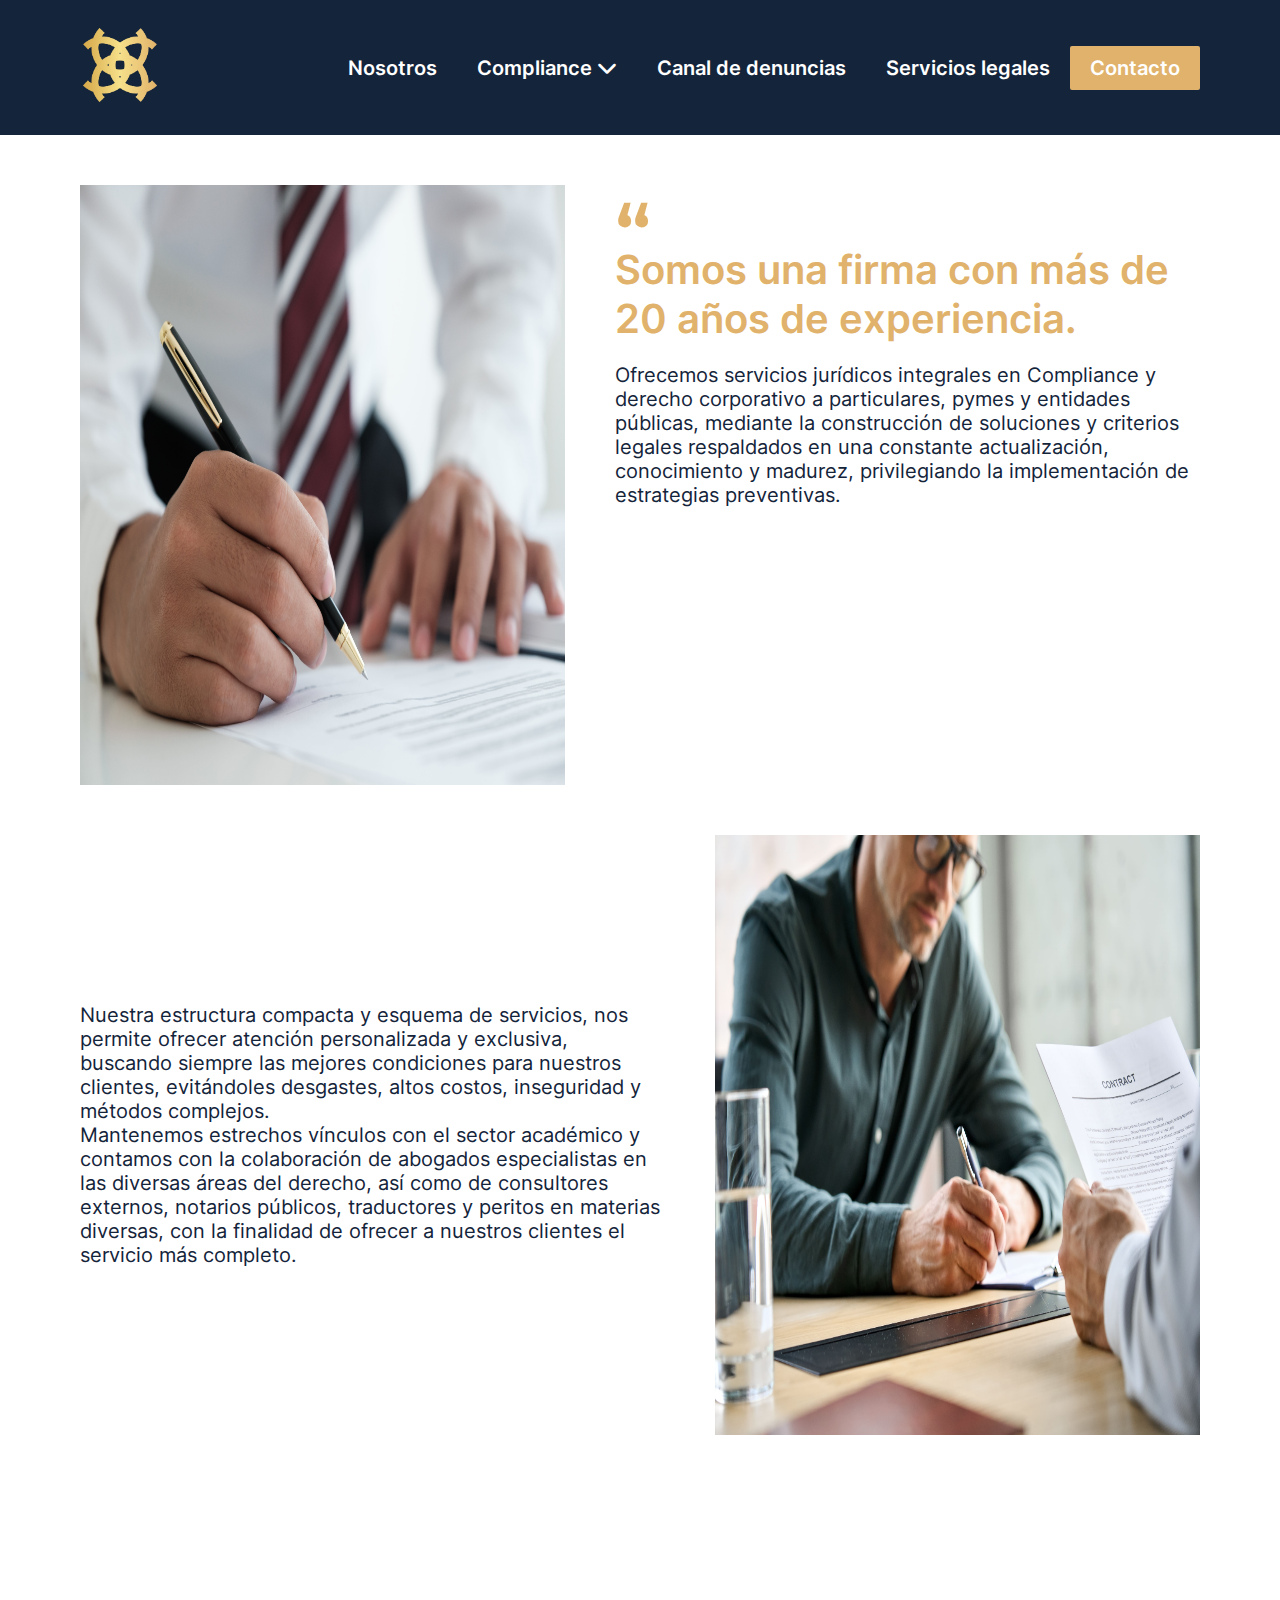
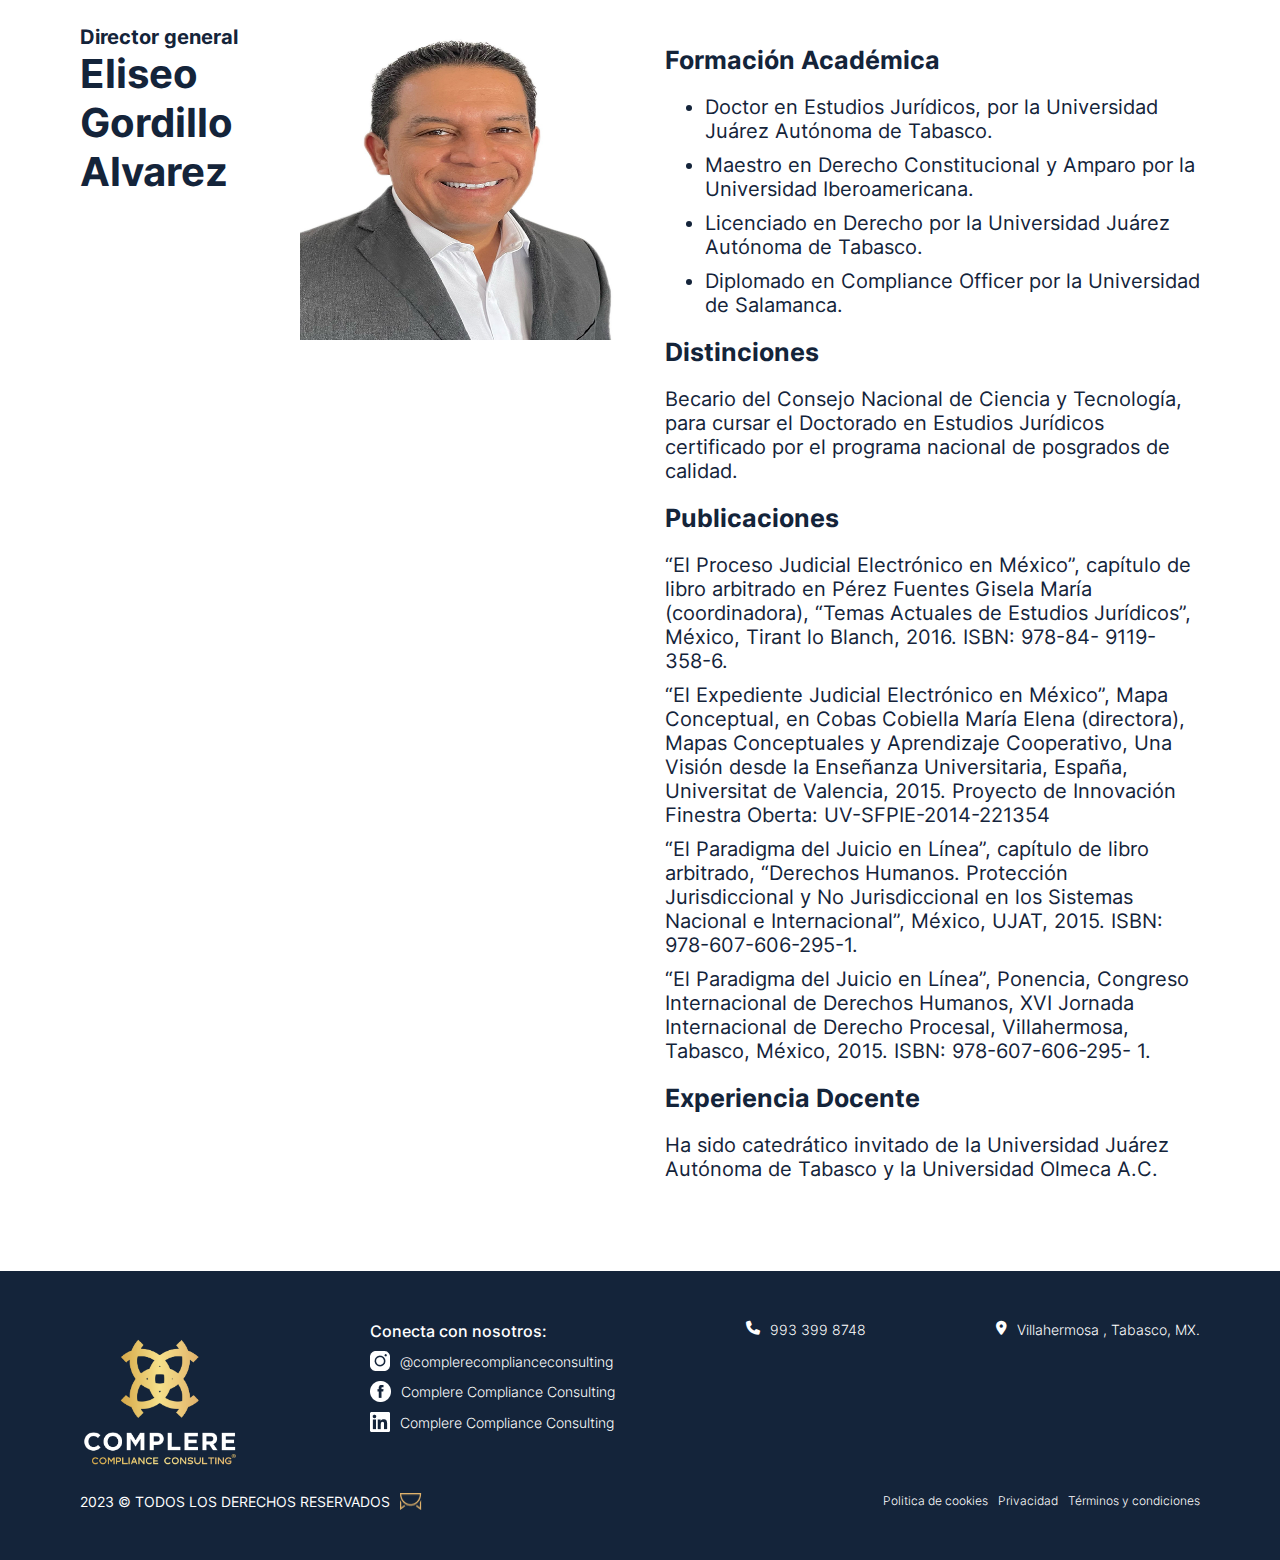
<file: about.html>
<!DOCTYPE html>
<html lang="en">

<head>
    <meta charset="UTF-8">
    <meta name="viewport" content="width=device-width, initial-scale=1.0">
    <link rel="shortcut icon" href="img/logo_mini.png" type="image/x-icon">
    <link rel="stylesheet" href="https://cdnjs.cloudflare.com/ajax/libs/font-awesome/6.4.2/css/all.min.css">
    <link rel="stylesheet" href="css/style.css">
    <link rel="stylesheet" href="css/animate.css">
    <script src="js/wow.min.js"></script>
    <script>
        new WOW().init();
    </script>
    <title>Complere</title>
</head>

<body onload=menuDisplay()>
    <div include-html="header.html"></div>
    <main>
        <section id="about">
            <div class="info">
                <div>
                    <figure>
                        <img src="img/lawyer.jpg" alt="abogado firmando">
                    </figure>

                    <div class="info__container">
                        <p class="quotes">“</p>
                        <h3>Somos una firma con más de 20 años de experiencia.</h3>
                        <p class="description">Ofrecemos servicios jurídicos integrales en Compliance y derecho corporativo a particulares,
                            pymes y entidades públicas, mediante la construcción de soluciones y criterios legales
                            respaldados en una constante actualización, conocimiento y madurez, privilegiando la
                            implementación de estrategias preventivas.</p>
                    </div>
                </div>
                <div>
                    <figure>
                        <img src="img/businessman.jpg" alt="hombres firmando contrato">
                    </figure>

                    <div class="info__container">
                        <p class="description">Nuestra estructura compacta y esquema de servicios, nos permite ofrecer atención
                            personalizada y exclusiva, buscando siempre las mejores condiciones para nuestros clientes,
                            evitándoles desgastes, altos costos, inseguridad y métodos complejos.</p>

                        <p class="description">Mantenemos estrechos vínculos con el sector académico y contamos con la colaboración de
                            abogados especialistas en las diversas áreas del derecho, así como de consultores
                            externos, notarios públicos, traductores y peritos en materias diversas, con la finalidad
                            de ofrecer a nuestros clientes el servicio más completo.</p>
                    </div>
                </div>
            </div>
        </section>
        <section id="eliseo">
            <div class="eliseo__pic">
                <div class="position">
                    <p>Director general</p>
                    <h3>Eliseo Gordillo Alvarez</h3>
                </div>
                <figure>
                    <img src="img/ELISEO-GORDILLO-ALVAREZ.png" alt="Eliseo Gordillo Alvarez">
                </figure>
            </div>
            <div class="eliseo_academics">
                <h4>Formación Académica</h4>
                <ul>
                    <li>Doctor en Estudios Jurídicos, por la Universidad Juárez Autónoma de Tabasco.</li>
                    <li>Maestro en Derecho Constitucional y Amparo por la Universidad Iberoamericana.</li>
                    <li>Licenciado en Derecho por la Universidad Juárez Autónoma de Tabasco.</li>
                    <li>Diplomado en Compliance Officer por la Universidad de Salamanca.</li>
                </ul>
                <h4>Distinciones</h4>
                <p>Becario del Consejo Nacional de Ciencia y Tecnología, para cursar el Doctorado en Estudios Jurídicos certificado por el programa nacional de posgrados de calidad.</p>
                <h4>Publicaciones</h4>
                <p>“El Proceso Judicial Electrónico en México”, capítulo de libro arbitrado en Pérez Fuentes Gisela María (coordinadora), “Temas Actuales de Estudios Jurídicos”, México, Tirant lo Blanch, 2016. ISBN: 978-84- 9119-358-6.</p>
                <p>“El Expediente Judicial Electrónico en México”, Mapa Conceptual, en Cobas Cobiella María Elena (directora), Mapas Conceptuales y Aprendizaje Cooperativo, Una Visión desde la Enseñanza Universitaria, España, Universitat de Valencia, 2015. Proyecto de Innovación Finestra Oberta: UV-SFPIE-2014-221354</p>
                <p>“El Paradigma del Juicio en Línea”, capítulo de libro arbitrado, “Derechos Humanos. Protección Jurisdiccional y No Jurisdiccional en los Sistemas Nacional e Internacional”, México, UJAT, 2015. ISBN: 978-607-606-295-1.</p>
                <p>“El Paradigma del Juicio en Línea”, Ponencia, Congreso Internacional de Derechos Humanos, XVI Jornada Internacional de Derecho Procesal, Villahermosa, Tabasco, México, 2015. ISBN: 978-607-606-295- 1.</p>
                <h4>Experiencia Docente</h4>
                <p>Ha sido catedrático invitado de la Universidad Juárez Autónoma de Tabasco y la Universidad Olmeca A.C.</p>
            </div>
        </section>
    </main>

    <div include-html="footer.html"></div>
    <script src="js/include-html.js"></script>
    <script src="js/index.js"></script>
</body>

</html>
</file>
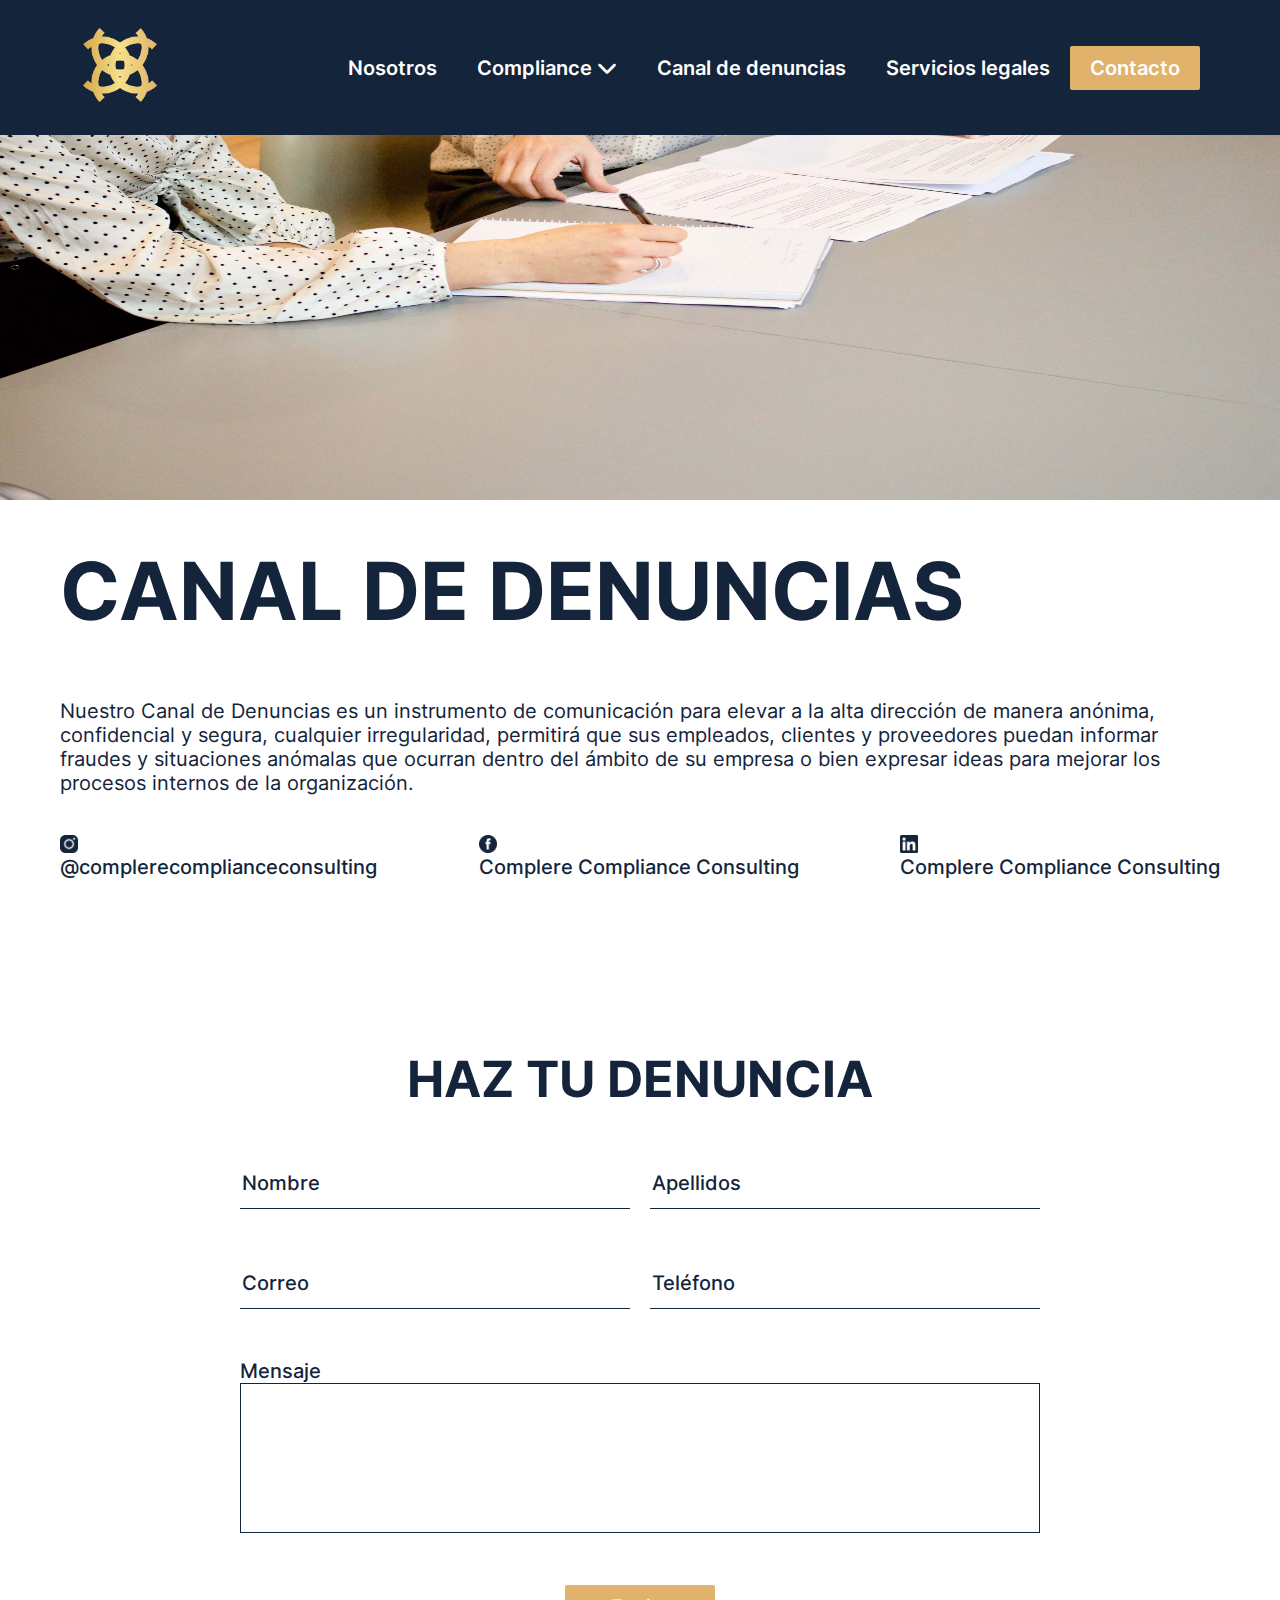
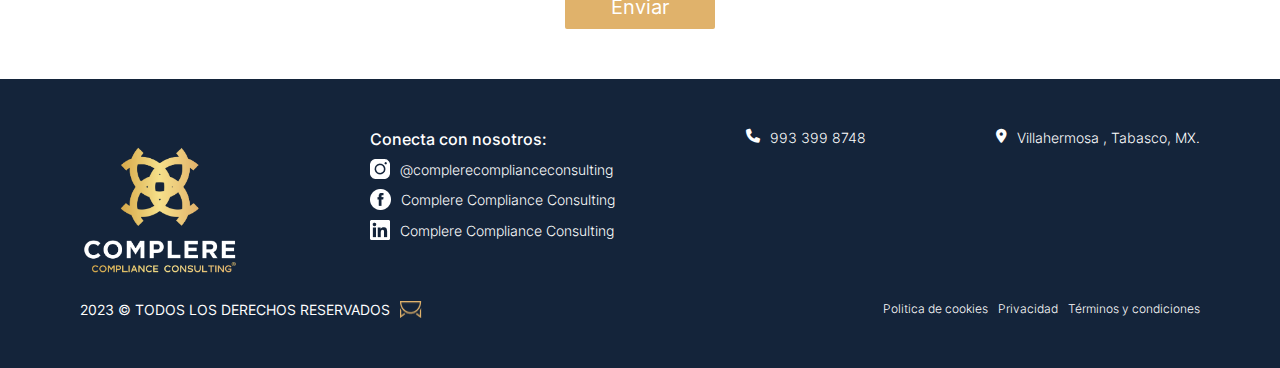
<file: complaints.html>
<!DOCTYPE html>
<html lang="en">

<head>
    <meta charset="UTF-8">
    <meta name="viewport" content="width=device-width, initial-scale=1.0">
    <link rel="shortcut icon" href="img/logo_mini.png" type="image/x-icon">
    <link rel="stylesheet" href="https://cdnjs.cloudflare.com/ajax/libs/font-awesome/6.4.2/css/all.min.css">
    <link rel="stylesheet" href="css/style.css">
    <link rel="stylesheet" href="css/animate.css">
    <script src="js/wow.min.js"></script>
    <script>
        new WOW().init();
    </script>
    <title>Complere</title>
</head>

<body onload=menuDisplay()>
    <div include-html="header.html"></div>
    <main>
        <section id="complaints">
            <img src="img/complaints.jpg" alt="Dos abogadas revisando documentos">
            <h1>Canal de denuncias</h1>
            <p>Nuestro Canal de Denuncias es un instrumento de comunicación para elevar a la alta dirección de manera anónima, confidencial y segura, cualquier irregularidad, permitirá que sus empleados, clientes y proveedores puedan informar fraudes y situaciones anómalas que ocurran dentro del ámbito de su empresa o bien expresar ideas para mejorar los procesos internos de la organización.</p>

            <div class="socials">
                <div class="ig">
                    <img src="icons/ig2.png" alt="icono de instagram">
                    <p>@complerecomplianceconsulting</p>
                </div>
                <div class="fb">
                    <img src="icons/fb2.png" alt="icono de facebook">
                    <p>Complere Compliance Consulting</p>
                </div>
                <div class="ln">
                    <img src="icons/ln2.png" alt="icono de linkedin">
                    <p>Complere Compliance Consulting</p>
                </div>
            </div>
        </section>
        
        <section id="contact" style="margin-top: 0; padding-top: 15rem;">
            <h2>Haz tu denuncia</h2>
            <form action="">
                <input id="name" name="name" type="text" placeholder="Nombre">
                <input id="lastname" name="lastname" type="text" placeholder="Apellidos">
                <input id="email" name="email" type="email" placeholder="Correo">
                <input id="phone" name="phone" type="tel" placeholder="Teléfono">
                <div class="message">
                    <label for="message">Mensaje</label>
                    <textarea name="message" id="message"></textarea>
                </div>
                <a href="" class="button button_gold">Enviar</a>
            </form>
        </section>
    </main>

    <div include-html="footer.html"></div>
    <script src="js/include-html.js"></script>
    <script src="js/index.js"></script>
</body>

</html>
</file>
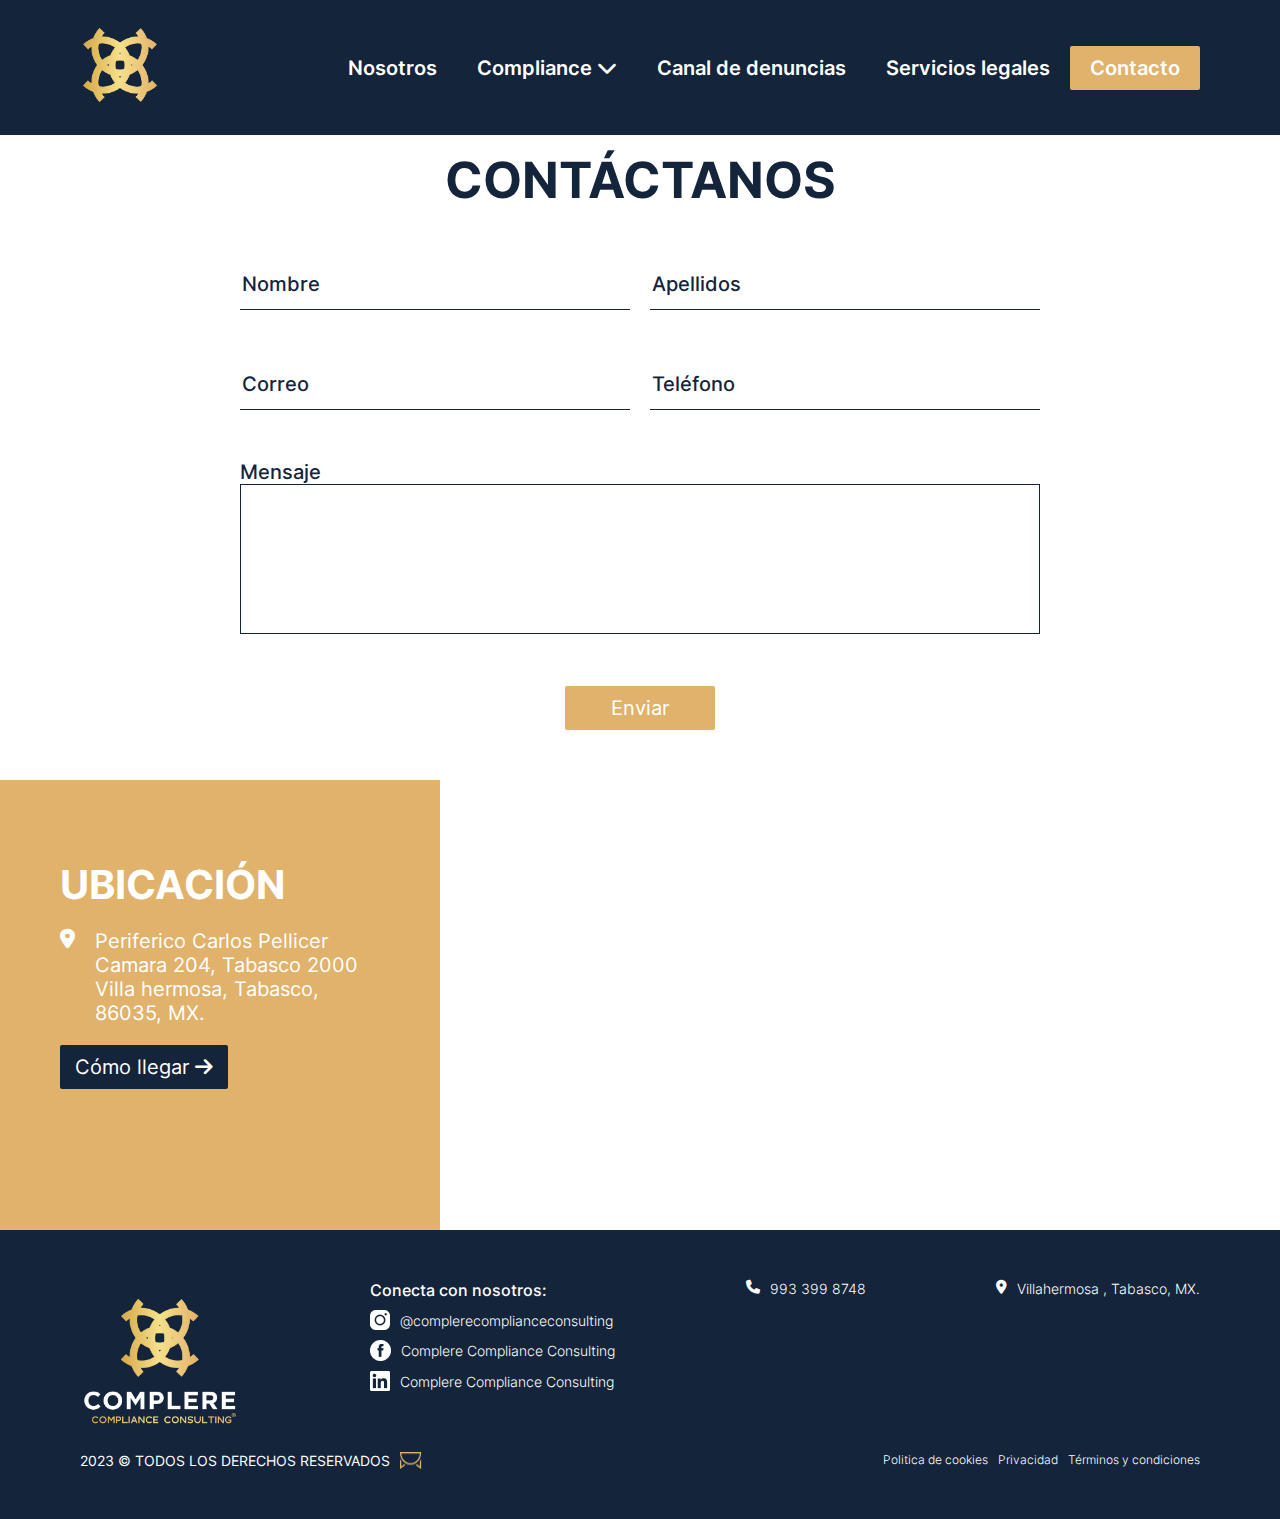
<file: contact.html>
<!DOCTYPE html>
<html lang="en">

<head>
    <meta charset="UTF-8">
    <meta name="viewport" content="width=device-width, initial-scale=1.0">
    <link rel="shortcut icon" href="img/logo_mini.png" type="image/x-icon">
    <link rel="stylesheet" href="https://cdnjs.cloudflare.com/ajax/libs/font-awesome/6.4.2/css/all.min.css">
    <link rel="stylesheet" href="css/style.css">
    <link rel="stylesheet" href="css/animate.css">
    <script src="js/wow.min.js"></script>
    <script>
        new WOW().init();
    </script>
    <title>Complere</title>
</head>

<body onload=menuDisplay()>
    <div include-html="header.html"></div>
    <main>
        <section id="contact" style="margin-top: 0; padding-top: 15rem;">
            <h2 id="contact-page">Contáctanos</h2>
            <form action="">
                <input id="name" name="name" type="text" placeholder="Nombre">
                <input id="lastname" name="lastname" type="text" placeholder="Apellidos">
                <input id="email" name="email" type="email" placeholder="Correo">
                <input id="phone" name="phone" type="tel" placeholder="Teléfono">
                <div class="message">
                    <label for="message">Mensaje</label>
                    <textarea name="message" id="message"></textarea>
                </div>
                <a href="" class="button button_gold">Enviar</a>
            </form>
        </section>
        <section id="location">
            <div class="container">
                <h2>Ubicación</h2>
                <div class="address">
                    <i class="fa-solid fa-location-dot"></i>
                    <p>Periferico Carlos Pellicer Camara 204, Tabasco 2000 Villa hermosa, Tabasco, 86035, MX.</p>
                </div>
                <a href="" class="button button_blue">
                    Cómo llegar <i class="fa-solid fa-arrow-right"></i>
                </a>
            </div>
            <iframe
                src="https://maps.google.com/maps?width=100%25&amp;height=600&amp;hl=en&amp;q=Periferico%20Carlos%20Pellicer%20Camara%20204,%20Tabasco%202000%20Villa%20hermosa,%20Tabasco,%2086035,%20MX.+(My%20Business%20Name)&amp;t=&amp;z=14&amp;ie=UTF8&amp;iwloc=B&amp;output=embed"></iframe>
        </section>
    </main>

    <div include-html="footer.html"></div>
    <script src="js/include-html.js"></script>
    <script src="js/index.js"></script>
</body>

</html>
</file>
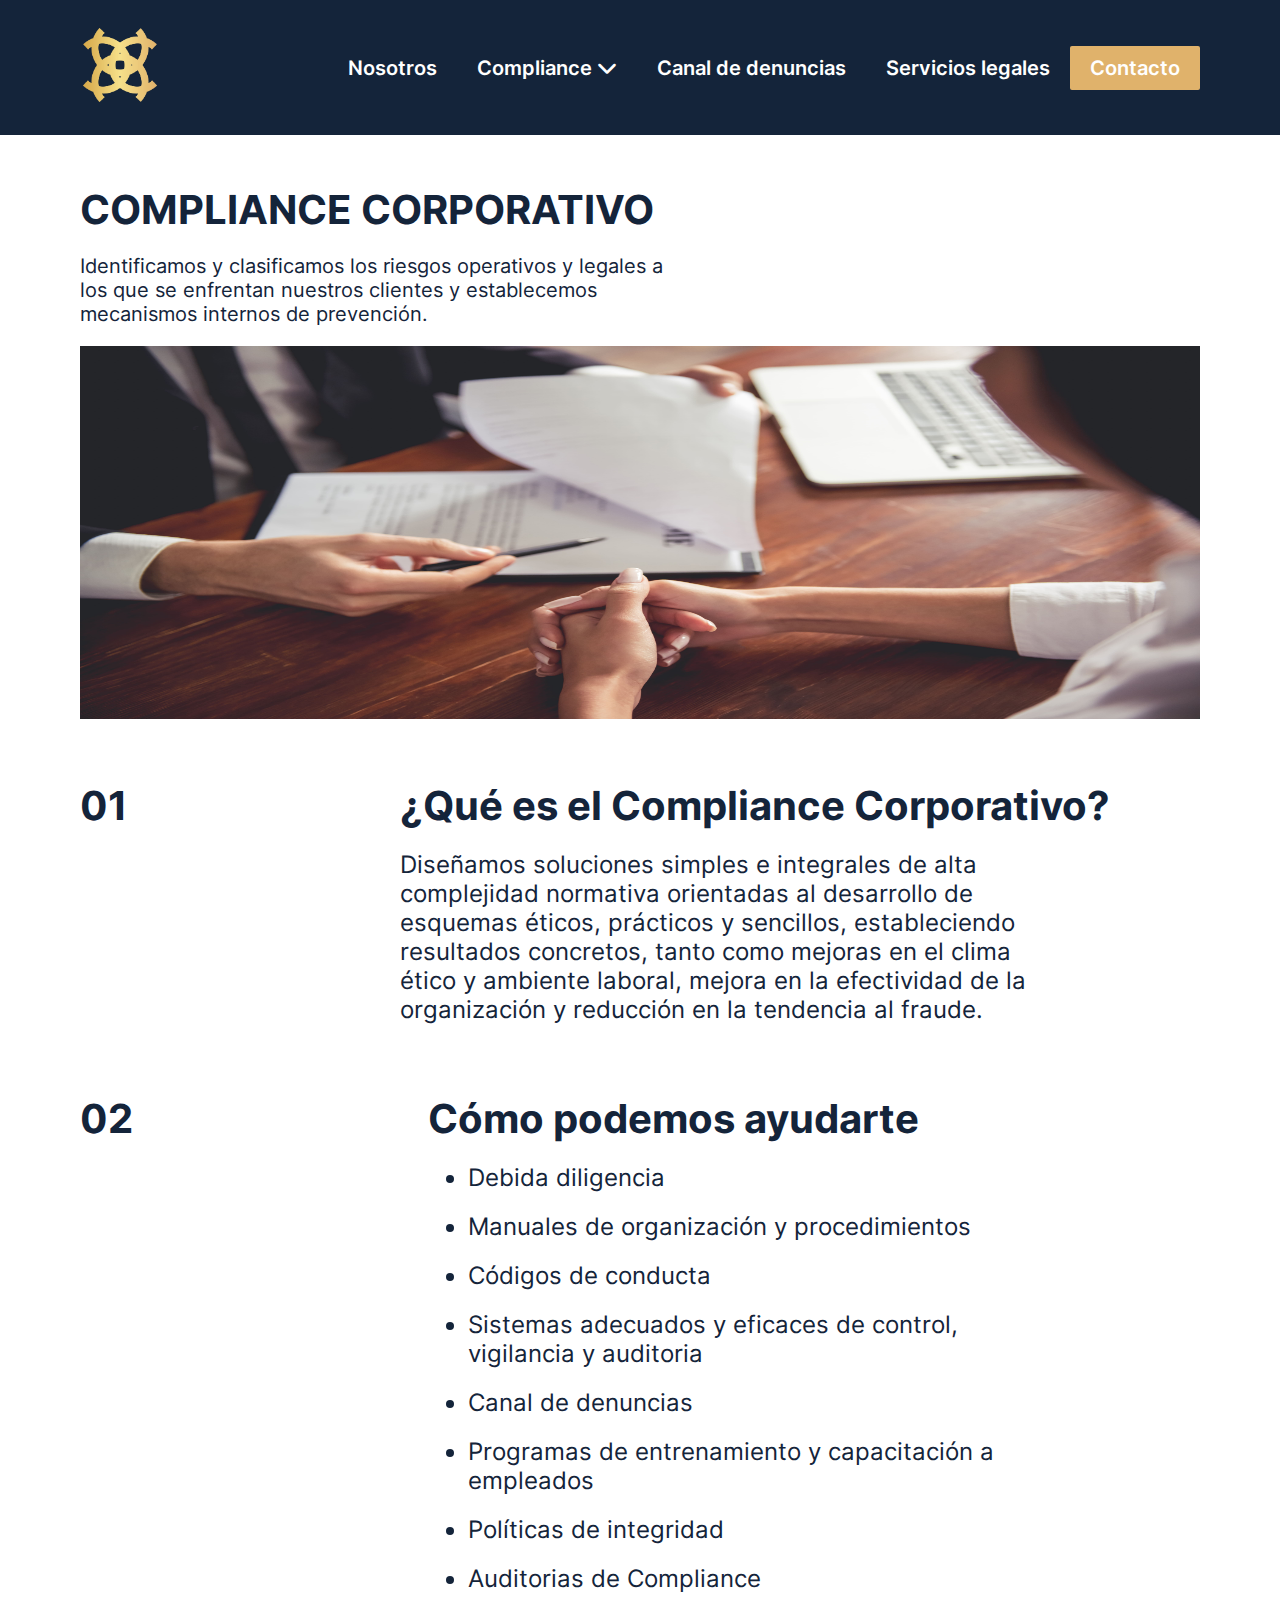
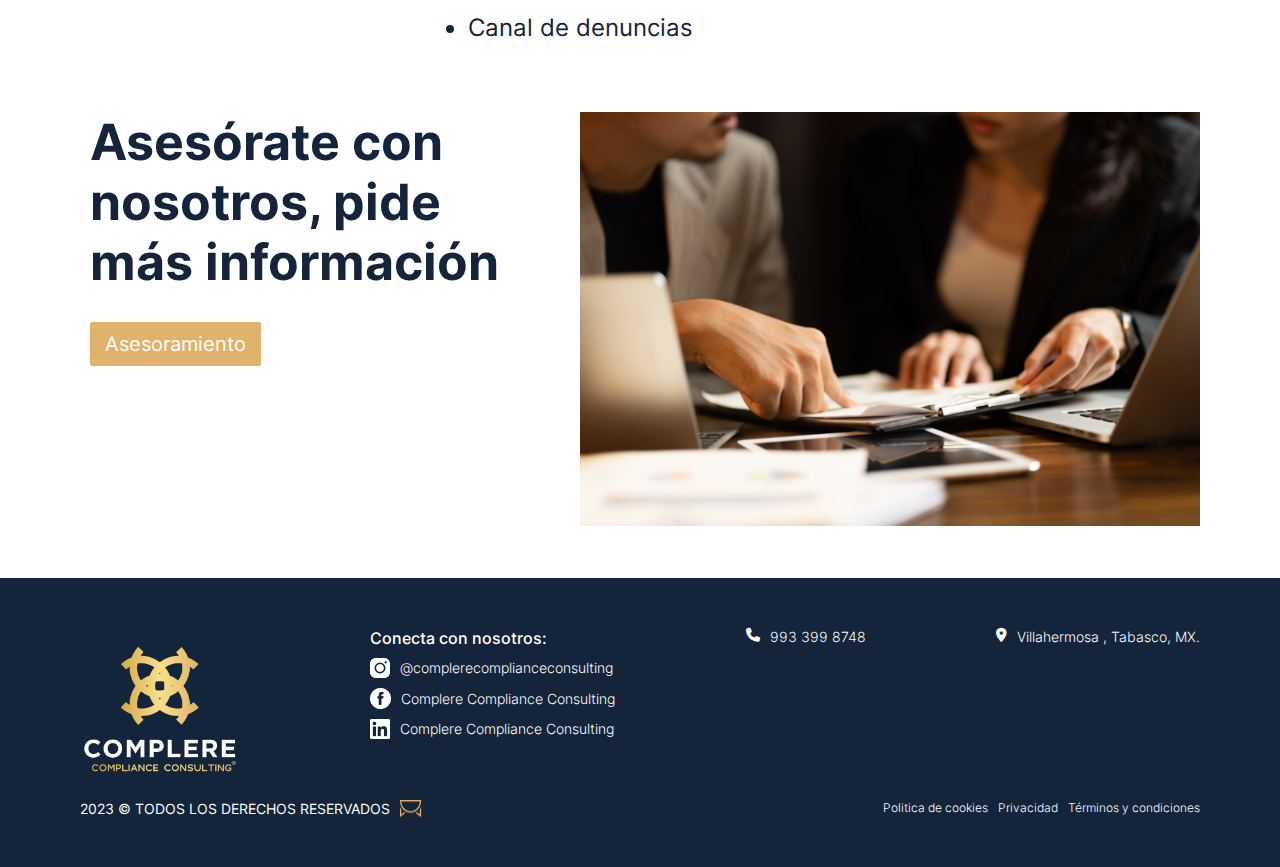
<file: corporative.html>
<!DOCTYPE html>
<html lang="en">

<head>
    <meta charset="UTF-8">
    <meta name="viewport" content="width=device-width, initial-scale=1.0">
    <link rel="shortcut icon" href="img/logo_mini.png" type="image/x-icon">
    <link rel="stylesheet" href="https://cdnjs.cloudflare.com/ajax/libs/font-awesome/6.4.2/css/all.min.css">
    <link rel="stylesheet" href="css/style.css">
    <link rel="stylesheet" href="css/animate.css">
    <script src="js/wow.min.js"></script>
    <script>
        new WOW().init();
    </script>
    <title>Complere</title>
</head>

<body onload=menuDisplay()>
    <div include-html="header.html"></div>
    <main>
        <section id="presentation">
            <h2>COMPLIANCE CORPORATIVO</h2>
            <p>Identificamos y clasificamos los riesgos operativos y legales a los que se enfrentan nuestros clientes y establecemos mecanismos internos de prevención.</p>
            <figure>
                <img src="img/job_interview.jpg" alt="personas en una entrevista de trabajo">
            </figure>
        </section>
        <section id="content">
            <div class="item">
                <p>01</p>
                <div class="item__info">
                    <h3>¿Qué es el Compliance Corporativo?</h3>
                    <p>Diseñamos soluciones simples e integrales de alta complejidad normativa orientadas al desarrollo de esquemas éticos, prácticos y sencillos, estableciendo resultados concretos, tanto como mejoras en el clima ético y ambiente laboral, mejora en la efectividad de la organización y reducción en la tendencia al fraude.</p>
                </div>
            </div>
            <div class="item">
                <p>02</p>
                <div class="item__info">
                    <h3>Cómo podemos ayudarte</h3>
                    <ul>
                        <li>Debida diligencia</li>
                        <li>Manuales de organización y procedimientos</li>
                        <li>Códigos de conducta</li>
                        <li>Sistemas adecuados y eficaces de control, vigilancia y auditoria</li>
                        <li>Canal de denuncias</li>
                        <li>Programas de entrenamiento y capacitación a empleados</li>
                        <li>Políticas de integridad</li>
                        <li>Auditorias de Compliance</li>
                        <li>Canal de denuncias</li>
                    </ul>
                </div>
            </div>
        </section>
        <section id="cta">

            <figure>
                <img src="img/business-man-person-and-woman.jpg" alt="business man person and woman">
            </figure>
            
            <div class="cta__copy">
                <h2>Asesórate con nosotros, pide más información</h2>
                <a href="" class="button button_gold">Asesoramiento</a>
            </div>
            
        </section>
    </main>

    <div include-html="footer.html"></div>
    <script src="js/include-html.js"></script>
    <script src="js/index.js"></script>
</body>

</html>
</file>
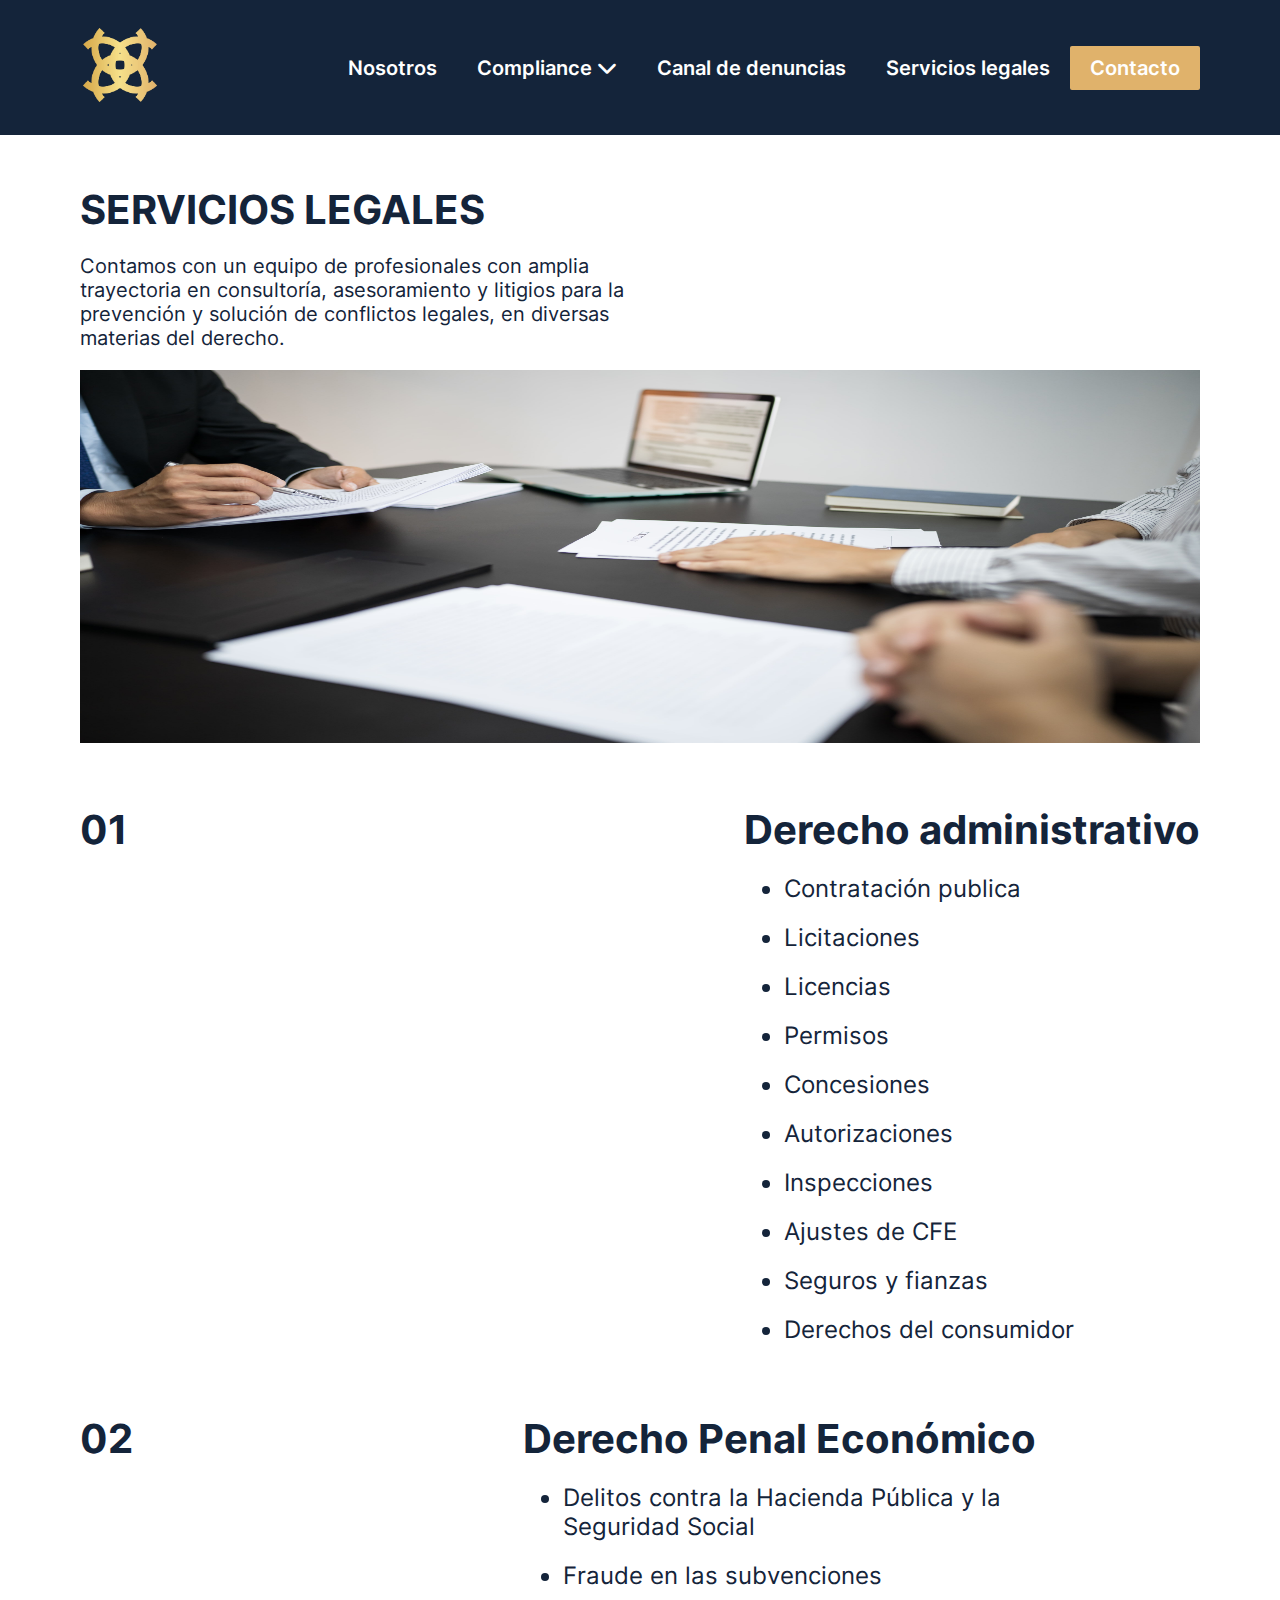
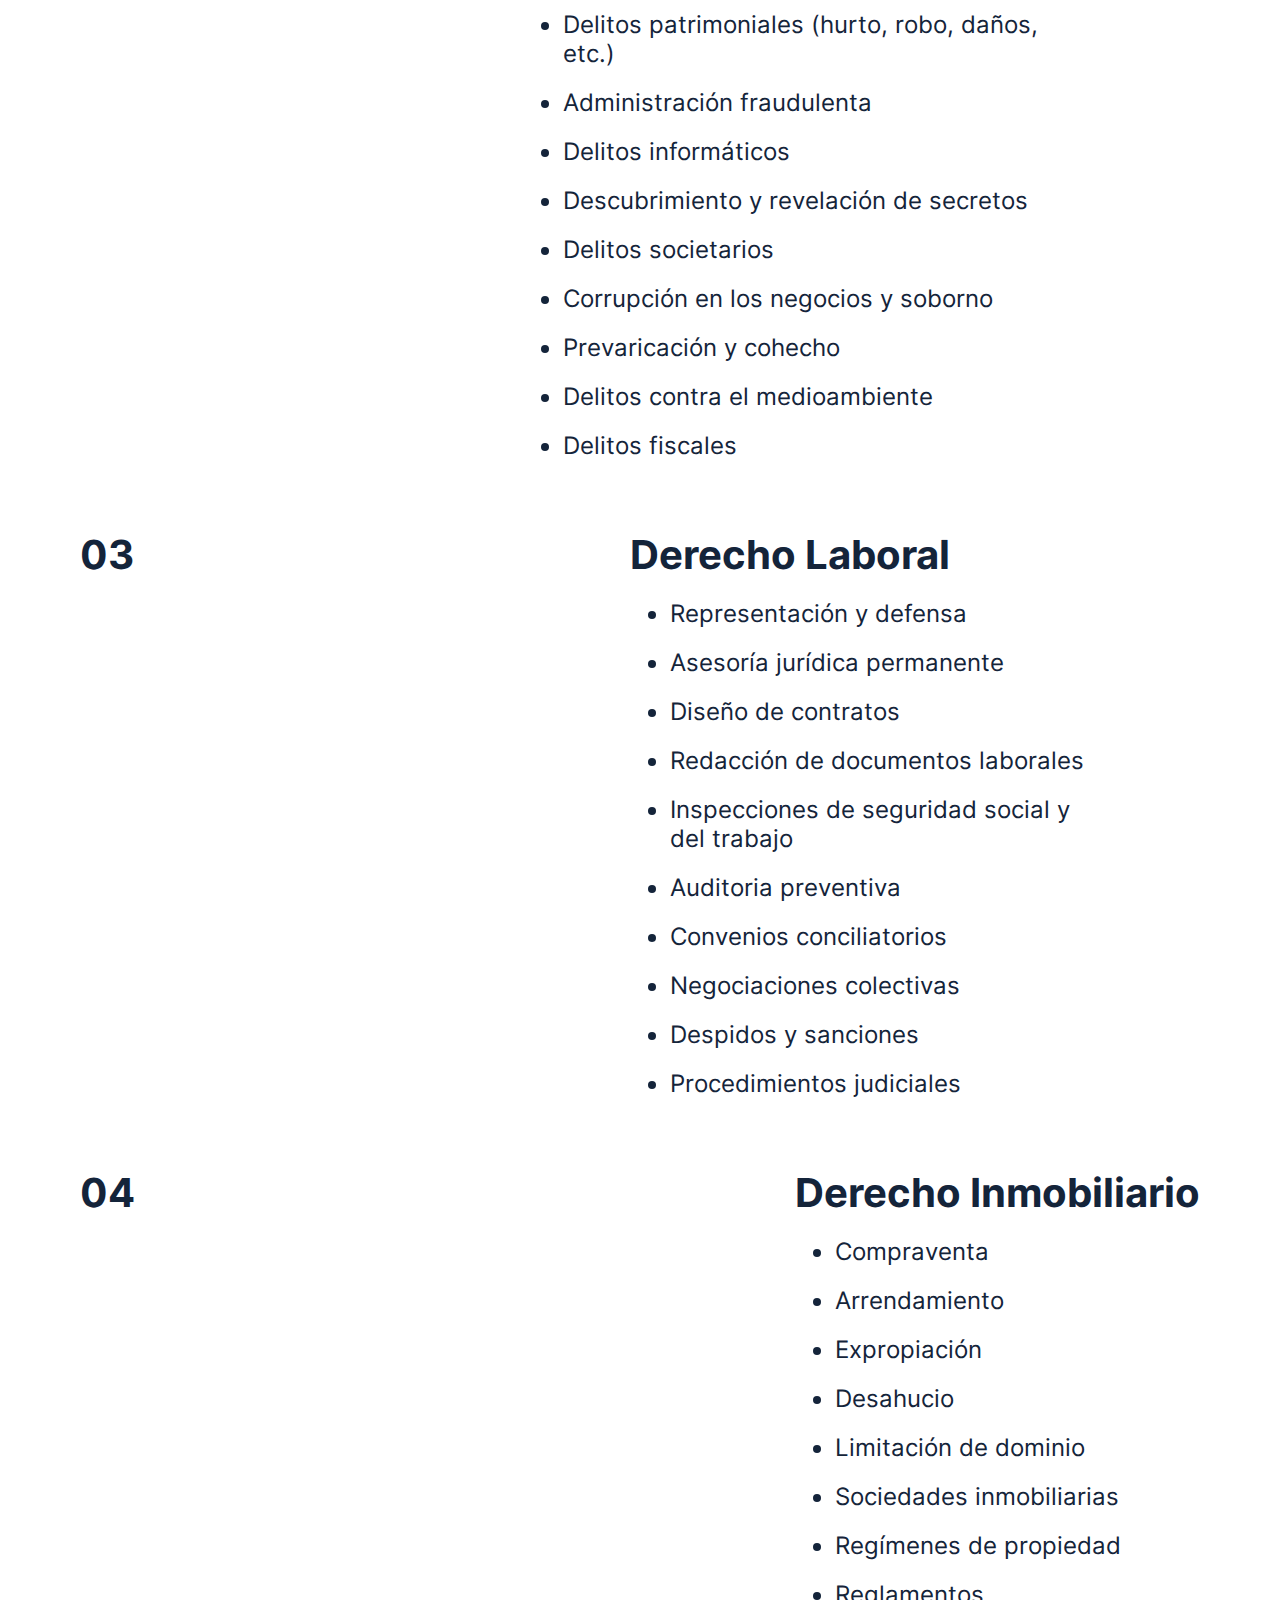
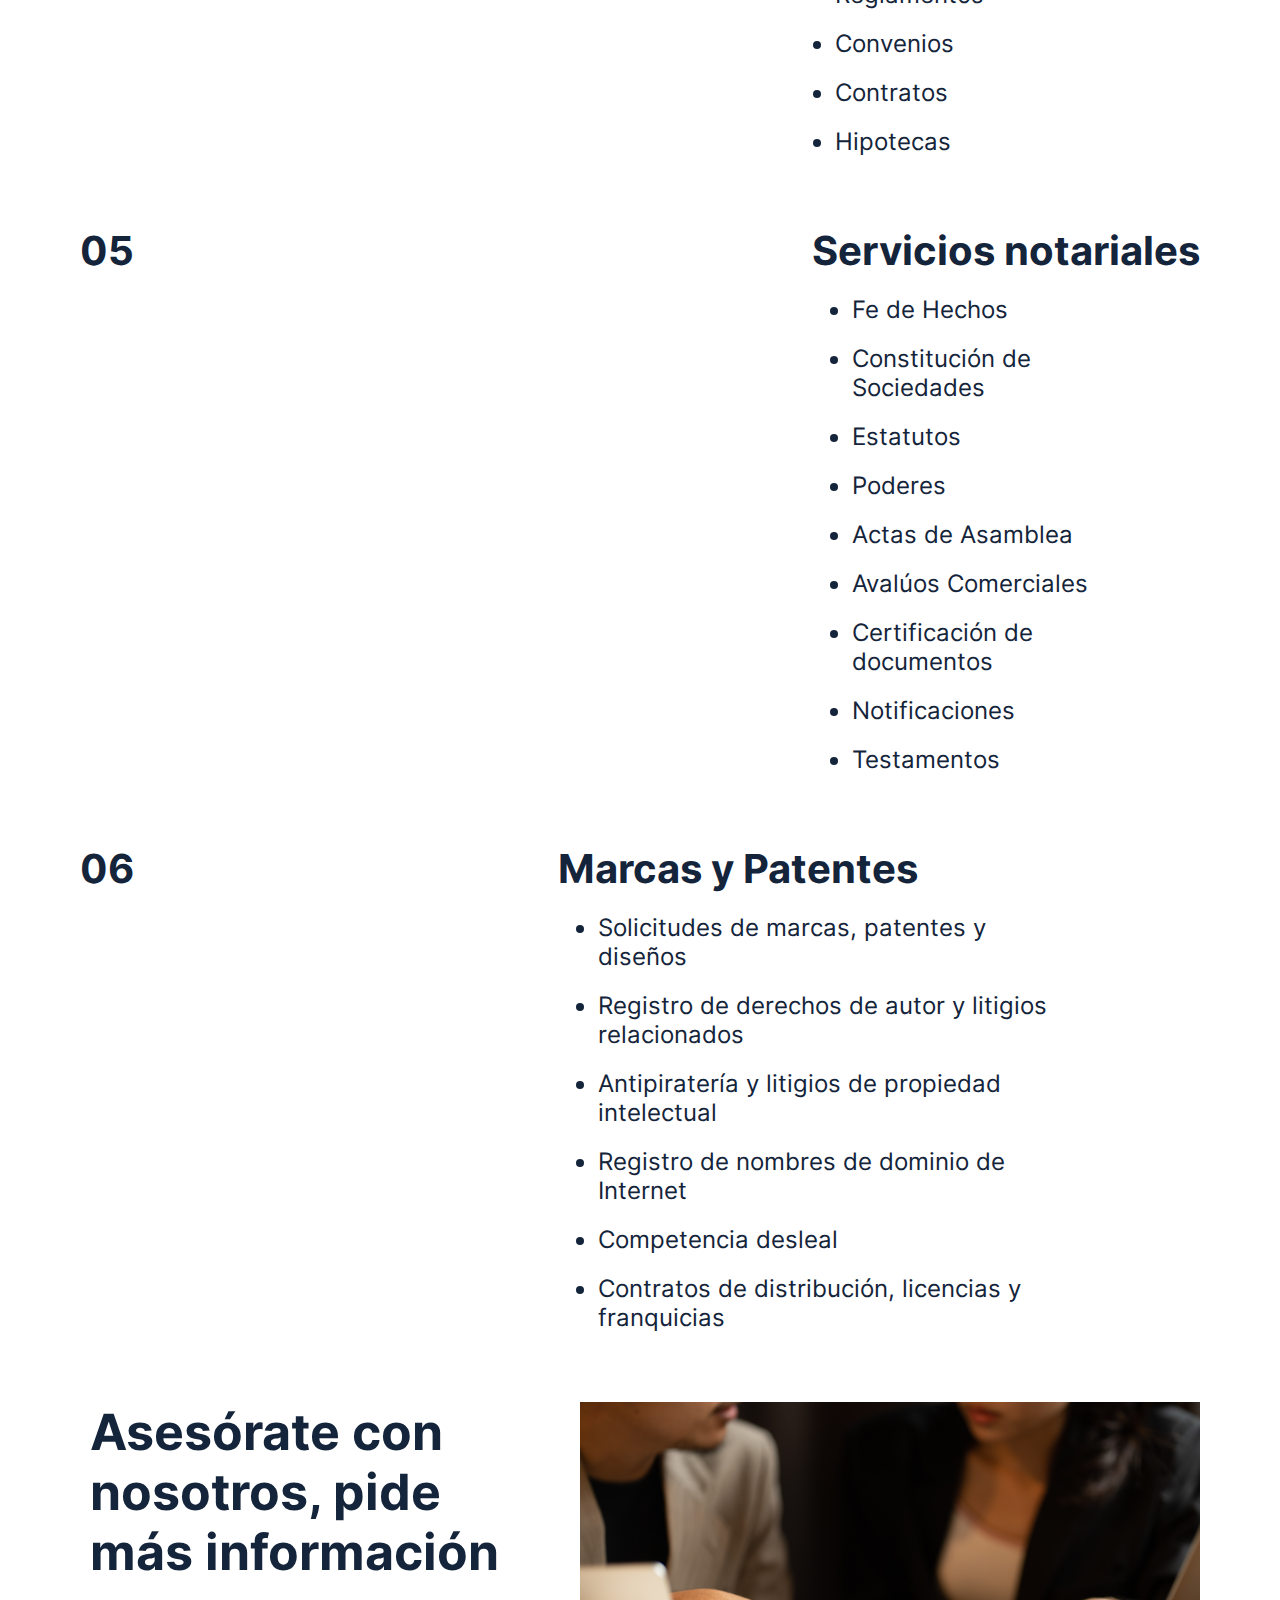
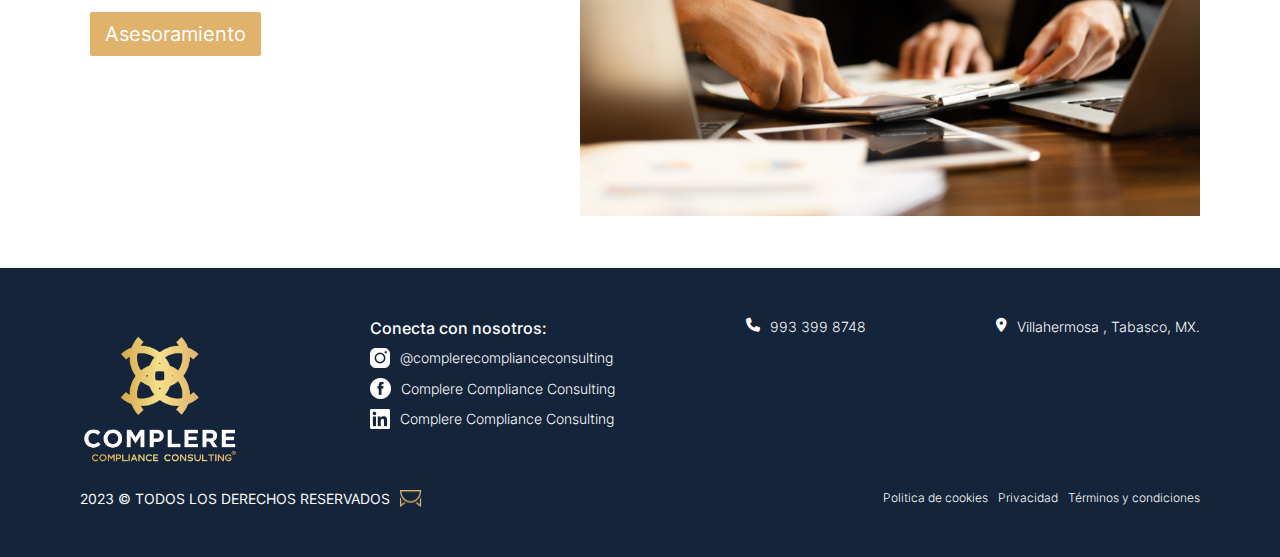
<file: services.html>
<!DOCTYPE html>
<html lang="en">

<head>
    <meta charset="UTF-8">
    <meta name="viewport" content="width=device-width, initial-scale=1.0">
    <link rel="shortcut icon" href="img/logo_mini.png" type="image/x-icon">
    <link rel="stylesheet" href="https://cdnjs.cloudflare.com/ajax/libs/font-awesome/6.4.2/css/all.min.css">
    <link rel="stylesheet" href="css/style.css">
    <link rel="stylesheet" href="css/animate.css">
    <script src="js/wow.min.js"></script>
    <script>
        new WOW().init();
    </script>
    <title>Complere</title>
</head>

<body onload=menuDisplay()>
    <div include-html="header.html"></div>
    <main>
        <section id="presentation">
            <h2>SERVICIOS LEGALES</h2>
            <p>Contamos con un equipo de profesionales con amplia trayectoria en consultoría, asesoramiento y litigios para la prevención y solución de conflictos legales, en diversas materias del derecho.</p>
            <figure>
                <img src="img/services.jpg" alt="personas en capacitacion">
            </figure>
        </section>
        <section id="content">
            <div class="item">
                <p>01</p>
                <div class="item__info">
                    <h3>Derecho administrativo</h3>
                    <ul>
                        <li>Contratación publica</li>
                        <li>Licitaciones</li>
                        <li>Licencias</li>
                        <li>Permisos</li>
                        <li>Concesiones</li>
                        <li>Autorizaciones</li>
                        <li>Inspecciones</li>
                        <li>Ajustes de CFE</li>
                        <li>Seguros y fianzas</li>
                        <li>Derechos del consumidor</li>
                    </ul>
                </div>
            </div>
            <div class="item">
                <p>02</p>
                <div class="item__info">
                    <h3>Derecho Penal Económico</h3>
                    <ul>
                        <li>Delitos contra la Hacienda Pública y la Seguridad Social</li>
                        <li>Fraude en las subvenciones</li>
                        <li>Delitos patrimoniales (hurto, robo, daños, etc.)</li>
                        <li>Administración fraudulenta</li>
                        <li>Delitos informáticos</li>
                        <li>Descubrimiento y revelación de secretos</li>
                        <li>Delitos societarios</li>
                        <li>Corrupción en los negocios y soborno</li>
                        <li>Prevaricación y cohecho</li>
                        <li>Delitos contra el medioambiente</li>
                        <li>Delitos fiscales</li>
                    </ul>
                </div>
            </div>
            <div class="item">
                <p>03</p>
                <div class="item__info">
                    <h3>Derecho Laboral</h3>
                    <ul>
                        <li>Representación y defensa</li>
                        <li>Asesoría jurídica permanente</li>
                        <li>Diseño de contratos</li>
                        <li>Redacción de documentos laborales</li>
                        <li>Inspecciones de seguridad social y del trabajo</li>
                        <li>Auditoria preventiva</li>
                        <li>Convenios conciliatorios</li>
                        <li>Negociaciones colectivas</li>
                        <li>Despidos y sanciones</li>
                        <li>Procedimientos judiciales</li>
                    </ul>
                </div>
            </div>
            <div class="item">
                <p>04</p>
                <div class="item__info">
                    <h3>Derecho Inmobiliario</h3>
                    <ul>
                        <li>Compraventa</li>
                        <li>Arrendamiento</li>
                        <li>Expropiación</li>
                        <li>Desahucio</li>
                        <li>Limitación de dominio</li>
                        <li>Sociedades inmobiliarias</li>
                        <li>Regímenes de propiedad</li>
                        <li>Reglamentos</li>
                        <li>Convenios</li>
                        <li>Contratos</li>
                        <li>Hipotecas</li>
                    </ul>
                </div>
            </div>
            <div class="item">
                <p>05</p>
                <div class="item__info">
                    <h3>Servicios notariales</h3>
                    <ul>
                        <li>Fe de Hechos</li>
                        <li>Constitución de Sociedades</li>
                        <li>Estatutos</li>
                        <li>Poderes</li>
                        <li>Actas de Asamblea</li>
                        <li>Avalúos Comerciales</li>
                        <li>Certificación de documentos</li>
                        <li>Notificaciones</li>
                        <li>Testamentos</li>
                    </ul>
                </div>
            </div>
            <div class="item">
                <p>06</p>
                <div class="item__info">
                    <h3>Marcas y Patentes</h3>
                    <ul>
                        <li>Solicitudes de marcas, patentes y diseños</li>
                        <li>Registro de derechos de autor y litigios relacionados</li>
                        <li>Antipiratería y litigios de propiedad intelectual</li>
                        <li>Registro de nombres de dominio de Internet</li>
                        <li>Competencia desleal</li>
                        <li>Contratos de distribución, licencias y franquicias</li>
                        
                    </ul>
                </div>
            </div>
        </section>
        <section id="cta">

            <figure>
                <img src="img/business-man-person-and-woman.jpg" alt="business man person and woman">
            </figure>
            
            <div class="cta__copy">
                <h2>Asesórate con nosotros, pide más información</h2>
                <a href="" class="button button_gold">Asesoramiento</a>
            </div>
            
        </section>
    </main>

    <div include-html="footer.html"></div>
    <script src="js/include-html.js"></script>
    <script src="js/index.js"></script>
</body>

</html>
</file>
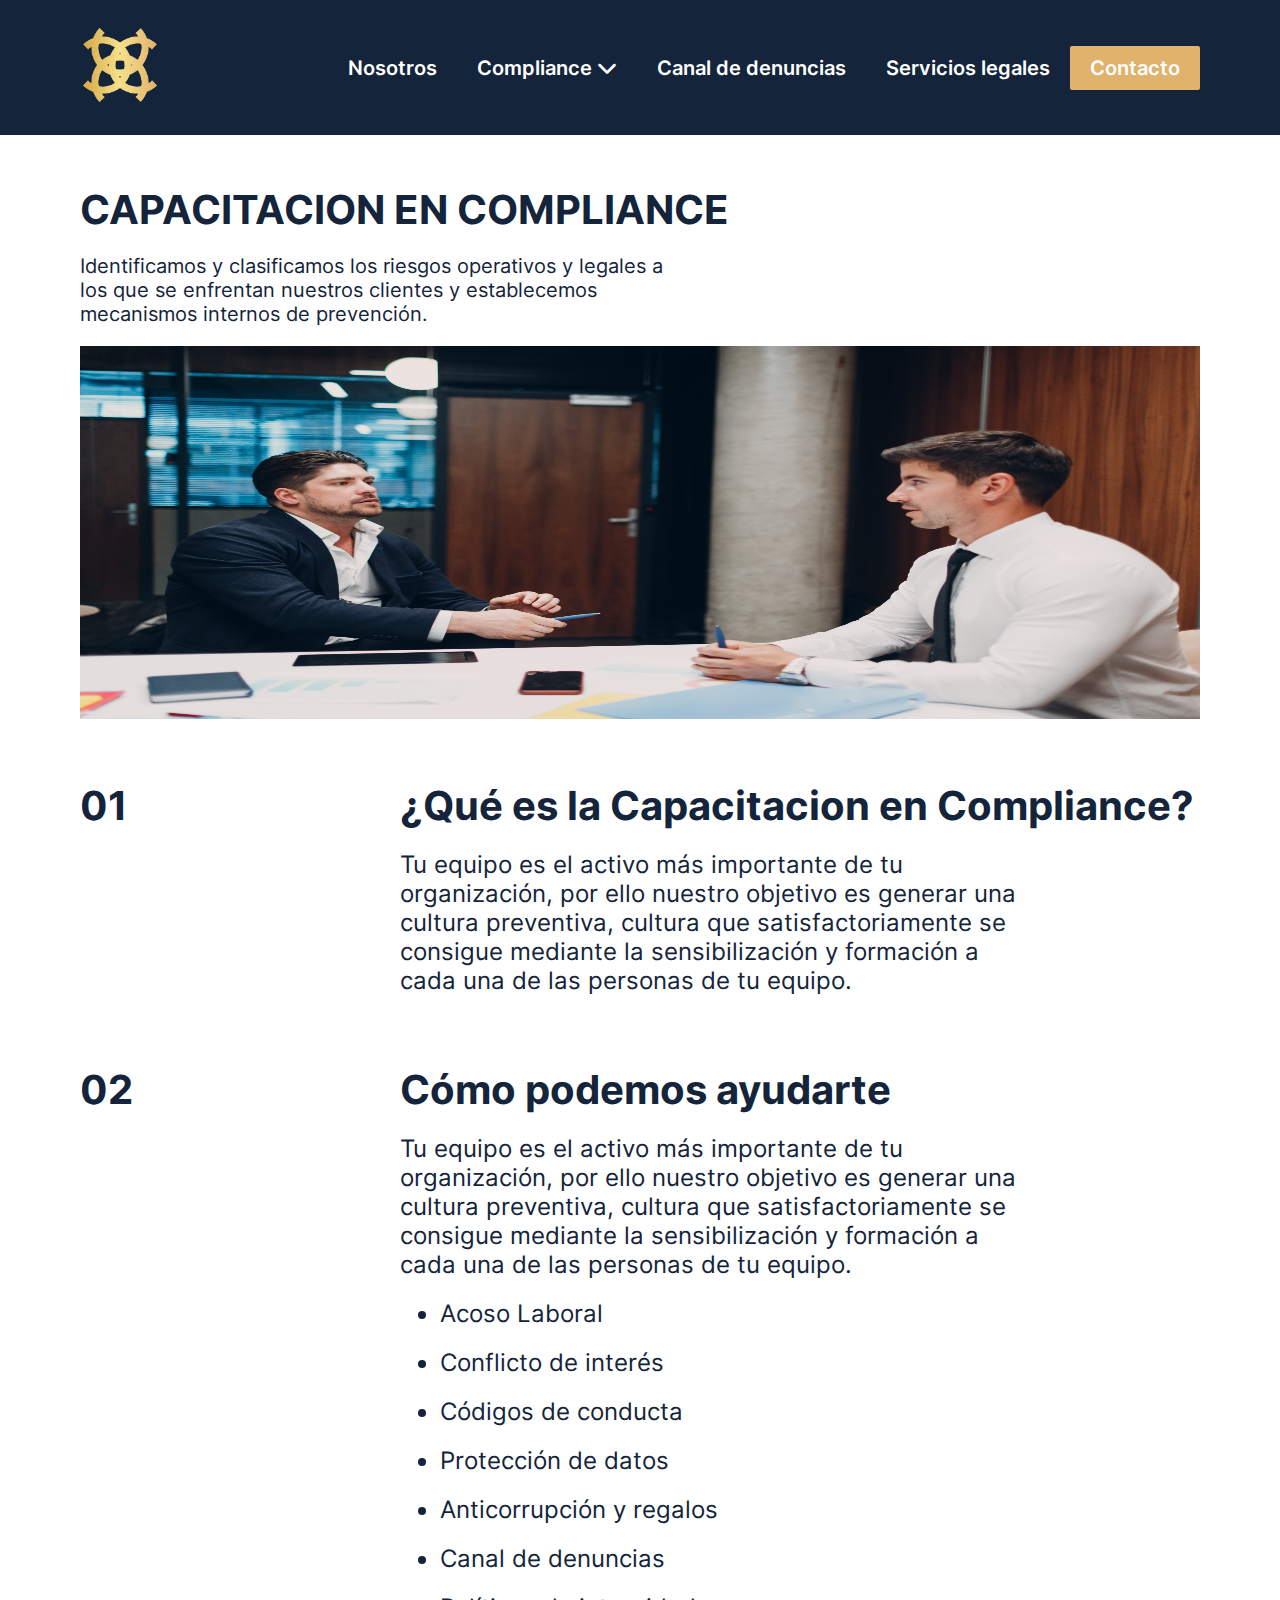
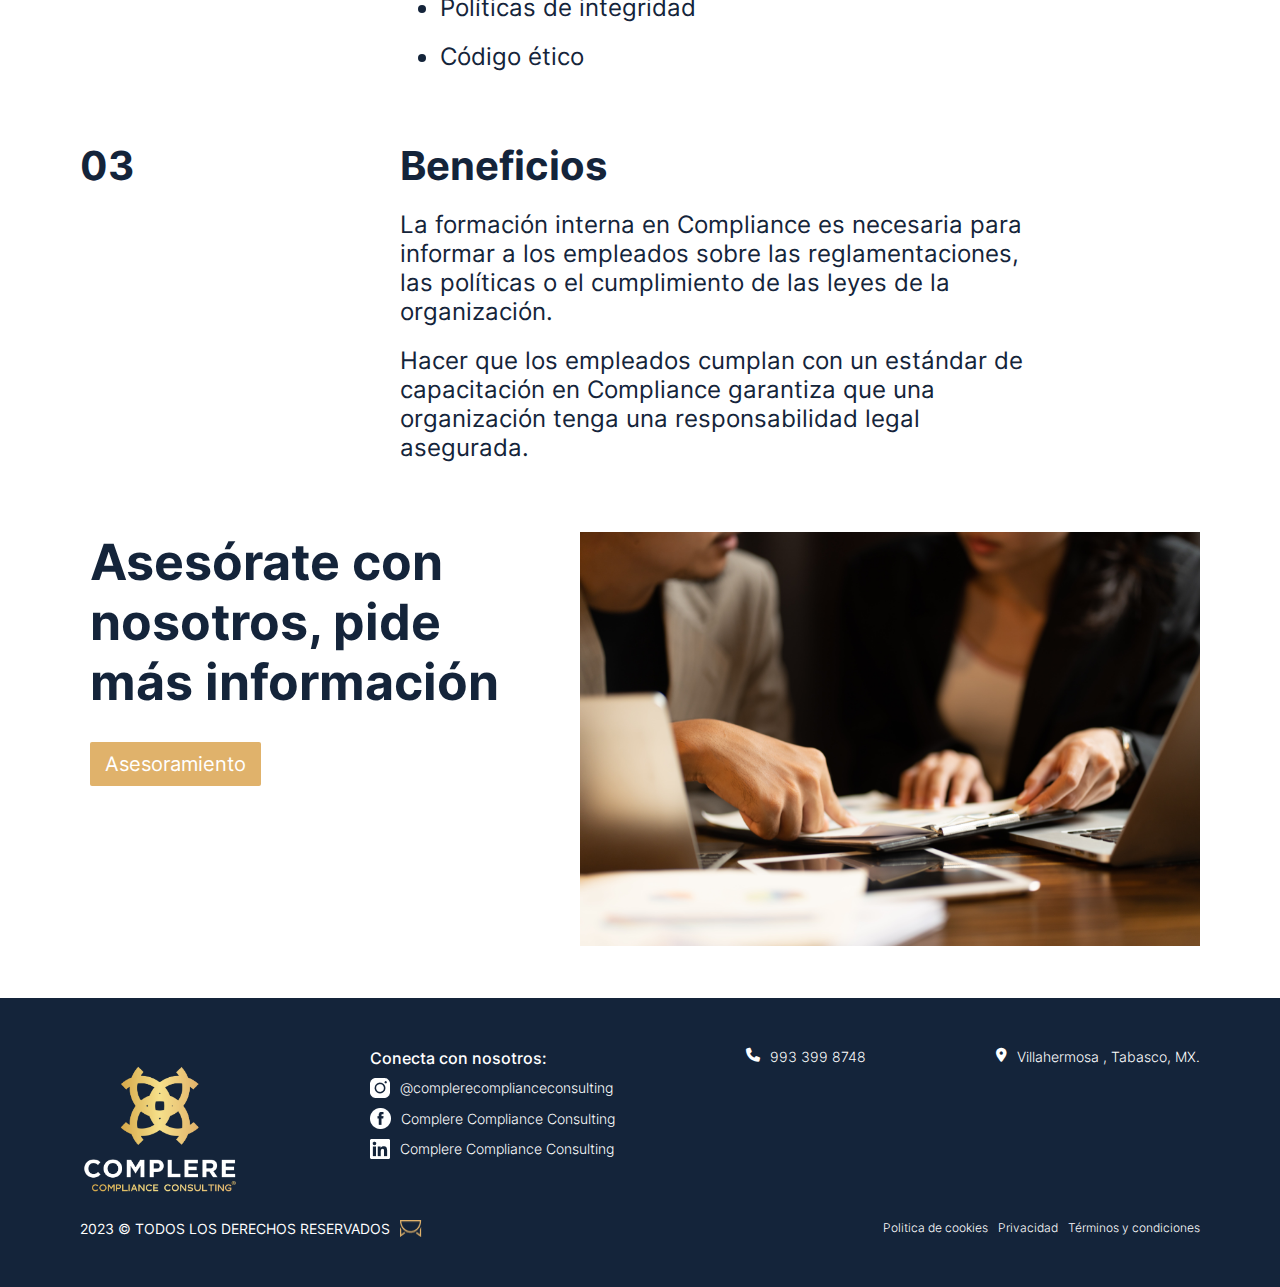
<file: training.html>
<!DOCTYPE html>
<html lang="en">

<head>
    <meta charset="UTF-8">
    <meta name="viewport" content="width=device-width, initial-scale=1.0">
    <link rel="shortcut icon" href="img/logo_mini.png" type="image/x-icon">
    <link rel="stylesheet" href="https://cdnjs.cloudflare.com/ajax/libs/font-awesome/6.4.2/css/all.min.css">
    <link rel="stylesheet" href="css/style.css">
    <link rel="stylesheet" href="css/animate.css">
    <script src="js/wow.min.js"></script>
    <script>
        new WOW().init();
    </script>
    <title>Complere</title>
</head>

<body onload=menuDisplay()>
    <div include-html="header.html"></div>
    <main>
        <section id="presentation">
            <h2>CAPACITACION EN COMPLIANCE</h2>
            <p>Identificamos y clasificamos los riesgos operativos y legales a los que se enfrentan nuestros clientes y establecemos mecanismos internos de prevención.</p>
            <figure>
                <img src="img/training.jpg" alt="personas en una entrevista de trabajo">
            </figure>
        </section>
        <section id="content">
            <div class="item">
                <p>01</p>
                <div class="item__info">
                    <h3>¿Qué es la Capacitacion en Compliance?</h3>
                    <p>Tu equipo es el activo más importante de tu organización, por ello nuestro objetivo es generar una cultura preventiva, cultura que satisfactoriamente se consigue mediante la sensibilización y formación a cada una de las personas de tu equipo.</p>
                </div>
            </div>
            <div class="item">
                <p>02</p>
                <div class="item__info">
                    <h3>Cómo podemos ayudarte</h3>
                    <p>Tu equipo es el activo más importante de tu organización, por ello nuestro objetivo es generar una cultura preventiva, cultura que satisfactoriamente se consigue mediante la sensibilización y formación a cada una de las personas de tu equipo.</p>
                    <ul>
                        <li>Acoso Laboral</li>
                        <li>Conflicto de interés</li>
                        <li>Códigos de conducta</li>
                        <li>Protección de datos</li>
                        <li>Anticorrupción y regalos</li>
                        <li>Canal de denuncias</li>
                        <li>Políticas de integridad</li>
                        <li>Código ético</li>
                    </ul>
                </div>
            </div>
            <div class="item">
                <p>03</p>
                <div class="item__info">
                    <h3>Beneficios</h3>
                    <p>La formación interna en Compliance es necesaria para informar a los empleados sobre las reglamentaciones, las políticas o el cumplimiento de las leyes de la organización.</p>
                    <p>Hacer que los empleados cumplan con un estándar de capacitación en Compliance garantiza que una organización tenga una responsabilidad legal asegurada.</p>
                </div>
            </div>
        </section>
        <section id="cta">

            <figure>
                <img src="img/business-man-person-and-woman.jpg" alt="business man person and woman">
            </figure>
            
            <div class="cta__copy">
                <h2>Asesórate con nosotros, pide más información</h2>
                <a href="" class="button button_gold">Asesoramiento</a>
            </div>
            
        </section>
    </main>

    <div include-html="footer.html"></div>
    <script src="js/include-html.js"></script>
    <script src="js/index.js"></script>
</body>

</html>
</file>
<file: css/style.css>
* {
    border: 0;
    margin: 0;
    box-sizing: border-box;
}

@font-face {
    font-family: Inter;
    src: url('../fonts/inter/Inter-Thin.ttf') format('truetype');
    font-weight: 200;
}

@font-face {
    font-family: Inter;
    src: url('../fonts/inter/Inter-Light.ttf') format('truetype');
    font-weight: 300;
}

@font-face {
    font-family: Inter;
    src: url('../fonts/inter/Inter-Regular.ttf') format('truetype');
    font-weight: 400;
}

@font-face {
    font-family: Inter;
    src: url('../fonts/inter/Inter-Medium.ttf') format('truetype');
    font-weight: 500;
}

@font-face {
    font-family: Inter;
    src: url('../fonts/inter/Inter-SemiBold.ttf') format('truetype');
    font-weight: 600;
}

@font-face {
    font-family: Inter;
    src: url('../fonts/inter/Inter-Bold.ttf') format('truetype');
    font-weight: 700;
}

@font-face {
    font-family: Inter;
    src: url('../fonts/inter/Inter-ExtraBold.ttf') format('truetype');
    font-weight: 800;
}

@font-face {
    font-family: Inter;
    src: url('../fonts/inter/Inter-Black.ttf') format('truetype');
    font-weight: 900;
}

@font-face {
    font-family: Montserrat;
    src: url('../fonts/montserrat/Montserrat-SemiBold.ttf') format('truetype');
    font-weight: 600;
}

html {
    font-size: 62.5%;
    scroll-behavior: smooth;
}

:root {
    --gold: #E0B26B;
    --white: #FFFFFF;
    --dark-blue: #14243A;
    --blue-gradient: linear-gradient(180deg, #14243A 0%, rgba(20, 36, 58, 0) 100%);
}

ul, ol {
    list-style: none;
}

a {
    text-decoration: none;
}

.button_gold {
    background-color: var(--gold);
    color: var(--white);
}

.button_gold:hover {
    background-color: var(--white);
    color: var(--gold);
}

.button_white {
    background-color: var(--white);
    color: var(--gold);
}

.button_white:hover {
    background-color: var(--gold);
    color: var(--white);
}

.button_blue {
    background-color: var(--dark-blue);
    color: var(--white);
}

.button_blue:hover {
    background-color: var(--white);
    color: var(--dark-blue);
}

.button {
    text-align: center;
    font-size: 2rem;
    font-family: Inter;
    border-radius: 0.2rem;
    padding: 1rem 1.5rem;
    transition: all 0.3s ease-in-out;
    width: fit-content;
}

header {
    height: 15vh;
    width: 100%;
    max-width: 100vw;
    padding: 0 1.5rem;
    background-color: #14243A;
    display: flex;
    justify-content: center;
    align-items: center;
    position: fixed;
    transition: all 0.3s ease-in-out;
    z-index: 999;
}

header nav {
    height: 100%;
    width: 100%;
    display: flex;
    align-items: center;
    justify-content: space-between;
    flex-wrap: nowrap;
    position: relative;
}

header figure {
    height: 100%;
}

header figure img {
    height: 100%;
    max-height: 8rem;
    width: 8rem;
}

.menu {
    background: #14243A;
    display: flex;
    display: none;
    flex-direction: column;
    position: absolute;
    top: 100%;
    left: -1.5rem;
    width: 100vw;
    padding: 0;
    row-gap: 2rem;
    transition: all 0.3s ease-in-out;
}

header nav a {
    color: var(--white);
    text-align: center;
    font-family: Inter;
    font-size: 2rem;
    font-weight: 600;
}

.dropdown-content {
    padding-left: 3rem;
    margin-top: 1rem;
    display: flex;
    flex-direction: column;
    row-gap: 1rem;
}

.menu .dropdown-content a {
    text-align: left;
}

.menu li {
    padding: 0 2rem;
}

.menu li:last-child {
    background-color: #E0B26B;
    padding: 2rem;
}

.menu__button {
    font-size: 3rem;
    color: white;
}

.menu a:hover {
    color: var(--gold);
}

.menu li:last-child:hover a {
    color: var(--gold);
}

.menu li:last-child:hover {
    background-color: var(--white);
    cursor: pointer;
}

#hero {
    padding-top: 15vh;
    position: relative;
    min-height: 100vh;
    height: fit-content;
    display: flex;
}

#hero::after {
    position: absolute;
    content: '';
    display: block;
    background: var(--blue-gradient);
    width: 100%;
    max-width: 100vw;
    height: 100%;
    top: 0;
    z-index: -1;
}

#hero>img {
    width: 100%;
    height: 80%;
    max-width: 100vw;
    max-height: 100vh;
    object-fit: cover;
    top: 15vh;
    position: absolute;
    z-index: -2;
    animation-duration: 1s !important;
}

#hero .container {
    width: 100%;
    position: relative;
    z-index: 10;
    display: flex;
    flex-direction: column;
    align-items: center;
    animation-duration: 1s !important;
    animation-delay: 0.5s !important;
}

#hero .container figure {
    width: 32rem;
}

#hero .container img {
    width: 100%;
}

#hero .container h2 {
    color: var(--white);
    text-align: center;
    font-family: Inter;
    font-size: 2.4rem;
    font-weight: 600;
    max-width: 90rem;
    margin-bottom: 5rem;
}

#us {
    margin-top: 2.5rem;
}

.quotes {
    color: var(--gold);
    text-align: center;
    font-family: Montserrat;
    font-size: 8rem;
    font-weight: 600;
    animation-duration: 1s !important;
}

#us h3 {
    color: var(--gold);
    text-align: center;
    font-family: Inter;
    font-size: 3rem;
    font-weight: 600;
    width: 90%;
    margin: 0 auto;
    animation-duration: 1s !important;
}

#us .container {
    position: relative;
}

#us .container figure {
    max-width: 100vw;
    height: 45rem;
    margin-top: 10rem;
    animation-duration: 1s !important;
}

#us .container figure img {
    width: 100%;
    height: 100%;
    object-fit: cover;
}

#us .container .description {
    background-color: var(--dark-blue);
    padding: 2rem;
    display: flex;
    row-gap: 3rem;
    flex-direction: column;
    justify-content: space-between;
    
    height: fit-content;
    max-width: 100vw;
    position: absolute;
    flex-grow: 1;
    animation-duration: 1s !important;
}

#us h2 {
    color: var(--white);
    font-family: Inter;
    font-size: 5rem;
    font-weight: 700;
}

#us .container .description p {
    color: var(--white);
    font-family: Inter;
    font-size: 2rem;
    font-weight: 400;
}

#us .container .button {
    max-width: 15rem;
}

#services {
    margin-top: 50rem;
}

#services .container {
    padding-left: 2rem;
    margin-bottom: 4rem;
    animation-duration: 1s !important;
}

#services h2 {
    color: var(--dark-blue);
    font-family: Inter;
    font-size: 5rem;
    font-weight: 800;
    margin-bottom: 2.5rem;
}

#services .container p {
    color: var(--dark-blue);
    font-family: Inter;
    font-size: 2.5rem;
    font-weight: 400;
    width: 35rem;
}

#services .services {
    display: flex;
    overflow-x: auto;
    overflow-y: hidden;
    scroll-behavior: smooth;
    white-space: wrap;
    width: 70rem;
    max-width: 100vw;
    margin-left: auto;
    padding-bottom: 1rem;
    animation-duration: 1s !important;
}

#services .service {
    flex: 0 0 auto;
    width: 28rem;
    height: 45rem;
    margin-right: 1rem;
    position: relative;
}

#services .service img {
    width: 100%;
    height: 100%;
    object-fit: cover;
    max-width: 100vw;
}

#services .service .fg {
    width: 100%;
    height: 100%;
    position: absolute;
    top: 0;
    background-color: rgba(20, 36, 58, 0.5);
}

#services .service p {
    position: absolute;
    top: 3rem;
    left: 3rem;
    color: var(--white);
    font-family: Inter;
    font-size: 2.4rem;
    font-weight: 500;
}

#services .service h4 {
    position: absolute;
    width: 24rem;
    bottom: 3rem;
    left: 3rem;
    color: var(--white);
    font-family: Inter;
    font-size: 2.5rem;
    font-weight: 700;
    text-transform: uppercase;
}

#services .services::-webkit-scrollbar {
    width: 0.5rem;
    height: 0.8rem;
}

#services .services::-webkit-scrollbar-thumb {
    background-color: var(--dark-blue);
}

#services .services::-webkit-scrollbar-track {
    background-color: #f6f6f6;
}

#ceo {
    margin-top: 15rem;
    background: url('../img/ceo.jpg');
    background-repeat: no-repeat;
    background-position: center;
    background-size: cover;
    height: 85vh;
    display: flex;
    align-items: center;
    overflow-x: hidden;
}

#ceo .container {
    background-color: var(--dark-blue);
    width: 80rem;
    max-width: 100vw;
    height: auto;
    padding: 4rem 1rem;
    animation-duration: 1s !important;
}

#ceo .container p.mini {
    color: var(--white);
    font-family: Inter;
    font-size: 4rem;
    font-weight: 800;
    text-align: left;
    margin-bottom: 0;
    margin-top: 2rem;
    margin-left: auto;
}

#ceo .container h3 {
    color: var(--white);
    font-family: Inter;
    font-size: 2rem;
    font-weight: 400;
}

#ceo .container h2 {
    color: var(--white);
    font-family: Inter;
    font-size: 4rem;
    font-weight: 800;
}

#ceo .container p {
    color: var(--white);
    font-family: Inter;
    font-size: 2.4rem;
    font-weight: 400;
    margin-bottom: 3rem;
    width: 45rem;
    margin-left: auto;
    max-width: 95vw;
}

#ceo .container>div {
    width: 45rem;
    max-width: 100vw;
    margin-left: auto;
}

#contact {
    margin-top: 5rem;
    margin-bottom: 5rem;
}

#contact .wca {
    display: flex;
    align-items: center;
    justify-content: center;
    max-width: 100vw;
    padding: 0 1rem;
    margin-bottom: 5rem;
}

#contact .wca h3 {
    color: var(--dark-blue);
    font-family: Inter;
    font-size: 3rem;
    font-weight: 800;
    width: 25rem;
}

#contact .wca figure {
    width: 15rem;
    height: 10rem;
}

#contact .wca img {
    width: 100%;
    height: 100%;
}

#contact h2 {
    color: var(--dark-blue);
    text-align: center;
    font-family: Inter;
    font-size: 5rem;
    font-weight: 700;
    text-transform: uppercase;
    margin-bottom: 5rem;
    animation-duration: 1s !important;
}

#contact form {
    width: 80rem;
    max-width: calc(100vw - 2rem);
    display: flex;
    justify-content: center;
    flex-wrap: wrap;
    column-gap: 2rem;
    row-gap: 5rem;
    margin: 0 auto;
    animation-duration: 1s !important;
}

#contact form input {
    flex-basis: 30rem;
    flex-grow: 1;
    border-bottom: 1px solid var(--dark-blue);
    height: 5rem;
    transition: all 0.3s ease-in-out;
    font-size: 2rem;
}

#contact form .message {
    width: 100%;
    flex-grow: 1;
    flex-shrink: 0;
}

#contact form textarea {
    width: 100%;
    max-width: 100%;
    border: 1px solid var(--dark-blue);
    height: 15rem;
    resize: none;
    transition: all 0.3s ease-in-out;
}

#contact label,
#contact input::placeholder {
    color: var(--dark-blue);
    font-family: Inter;
    font-size: 2rem;
    font-weight: 500;
    transition: all 0.3s ease-in-out;
}

#contact input:focus {
    outline: none;
    border-bottom: 2px solid #012963;
}

#contact textarea:focus {
    outline: none;
    border: 2px solid #012963;
}

#contact input:focus::placeholder {
    font-size: 1.2rem;
}

#contact .button {
    align-self: center;
    min-width: 15rem;
}

#location {
    display: flex;
    flex-wrap: wrap;
    width: 100%;
}

#location .container {
    background-color: var(--gold);
    flex-basis: 30rem;
    flex-grow: 1;
    display: flex;
    flex-direction: column;
    min-height: 30rem;
    padding: 3rem 1rem;
    row-gap: 2rem;
    animation-duration: 1s !important;
}

#location .container h2 {
    color: var(--white);
    font-family: Inter;
    font-size: 4rem;
    font-weight: 700;
    text-transform: uppercase;
}

#location .container .address {
    display: flex;
    color: var(--white);
    font-family: Inter;
    font-size: 2rem;
    font-weight: 400;
    column-gap: 2rem;
}

#location iframe {
    flex-basis: 70rem;
    flex-grow: 1;
    height: 30rem;
    animation-duration: 1s !important;
}

footer {
    background-color: var(--dark-blue);
    padding: 2rem 1rem;
    display: flex;
    flex-direction: column;
    row-gap: 1rem;
}

footer>div {
    display: flex;
    flex-wrap: wrap;
    gap: 2rem;
    justify-content: space-between;
}

footer figure {
    width: 16rem;
}

footer figure img {
    width: 100%;
    height: 100%;
    object-fit: cover;
}

.socials {
    display: flex;
    flex-direction: column;
    row-gap: 1rem;
}

.socials>p {
    color: var(--white);
    font-family: Inter;
    font-size: 1.6rem;
    font-weight: 500;
}

.socials div a {
    display: flex;
    align-items: center;
    column-gap: 1rem;
}

.socials div a:hover p {
    color: var(--gold);
}

.socials div p {
    color: var(--white);
    font-family: Inter;
    font-size: 1.4rem;
    font-weight: 300;
}

footer .phone_number,
footer .footer_address {
    flex-basis: 20rem;
    flex-grow: 1;
    color: var(--white);
    font-family: Inter;
    font-size: 1.4rem;
    font-weight: 300;
    display: flex;
    column-gap: 1rem;
}

footer .rights {
    display: flex;
    column-gap: 1rem;
}

footer .rights p {
    color: var(--white);
    font-family: Inter;
    font-size: 1.4rem;
    font-weight: 400;
    text-transform: uppercase;
}

footer .policies {
    display: flex;
    column-gap: 1rem;
    order: -1;
}

footer .policies a {
    color: var(--white);
    font-family: Inter;
    font-size: 1.2rem;
    font-weight: 300;
}

footer .policies a:hover {
    color: var(--gold);
}

#contact #contact-page {
    font-size: 4rem;
}

#complaints img {
    width: 100%;
    height: 50rem;
    animation-duration: 1s !important;
}

#complaints h1 {
    color: var(--dark-blue);
    font-family: Inter;
    font-size: 5rem;
    font-weight: 700;
    text-transform: uppercase;
    padding: 1rem;
    max-width: calc(100vw - 2rem);
    animation-duration: 1s !important;
}

#complaints>p {
    color: var(--dark-blue);
    font-family: Inter;
    font-size: 2rem;
    font-weight: 400;
    padding: 1rem;
    animation-duration: 1s !important;
}

#complaints .socials {
    flex-direction: row;
    flex-wrap: wrap;
    justify-content: space-between;
    padding: 1rem;
    animation-duration: 1s !important;
}

#complaints div p {
    color: var(--dark-blue);
    font-weight: 500;
    font-size: 2rem;
    width: fit-content;
}

#complaints .socials img {
    width: 1.8rem;
    height: 1.8rem;
}

#about {
    padding: 2rem 0;
    padding-top: 15vh;
}

#about .info {
    display: flex;
    flex-direction: column;
    row-gap: 5rem;

}

#about .info>div {
    display: flex;
    flex-wrap: wrap;
    justify-content: space-between;
    column-gap: 5rem;
    row-gap: 3rem;
    align-items: center;
}

#about .info>div:first-child {
    align-items: flex-start;
}

#about .info figure {
    flex-basis: 40rem;
    flex-grow: 1;
    max-width: 100vw;
    height: 40rem;
    animation-duration: 1s !important;
}

#about .info figure img {
    width: 100%;
    height: 100%;
    /* object-fit: cover; */
}

#about .info .info__container {
    padding: 0 1rem;
    flex-basis: 50rem;
    max-width: 100%;
    flex-grow: 1;
    animation-duration: 1s !important;
}

#about .info .info__container p.description {
    color: var(--dark-blue);
    font-family: Inter;
    font-size: 2rem;
    font-weight: 400;
}

#about .info .info__container h3 {
    color: var(--gold);
    font-family: Inter;
    font-size: 4rem;
    font-weight: 600;
    margin-bottom: 2rem;
}

#about .quotes {
    width: fit-content;
    height: fit-content;
    max-height: 6rem;
}

#eliseo {
    margin-top: 5rem;
    display: flex;
    flex-wrap: wrap;
    justify-content: space-between;
    column-gap: 5rem;
}

#eliseo>div {
    flex-basis: 40rem;
    flex-grow: 1;
    column-gap: 2rem;
}

#eliseo figure {
    width: 20rem;
    /* max-width: 30%; */
    min-width: 25%;
    /* height: 45rem; */
    flex-grow: 1;
    flex-basis: 20rem;
    aspect-ratio: 1/1;
}

#eliseo img {
    width: 100%;
    height: 100%;
}

#eliseo h4 {
    color: var(--dark-blue);
    font-family: Inter;
    font-size: 2.5rem;
    font-weight: 700;
    margin: 2rem 0;
}

#eliseo .eliseo_academics p,
#eliseo .eliseo_academics li {
    color: var(--dark-blue);
    font-family: Inter;
    font-size: 2rem;
    font-weight: 400;
    list-style: disc;
    margin: 1rem 0;
}

#eliseo .eliseo__pic {
    display: flex;
    flex-wrap: wrap;
    /* max-width: 45rem; */
    height: fit-content;
    animation-duration: 1s !important;
}

#eliseo .eliseo__pic .position p {
    color: var(--dark-blue);
    font-family: Inter;
    font-size: 2rem;
    font-weight: 700;
}

#eliseo .eliseo__pic .position h3 {
    color: var(--dark-blue);
    font-family: Inter;
    font-size: 4rem;
    font-weight: 700;
    max-width: 20rem;
    flex-basis: 20rem;
    flex-grow: 1;
}

#eliseo .eliseo_academics {
    padding: 1rem;
    flex-grow: 1;
    animation-duration: 1s !important;
}

#presentation {
    padding: 1rem;
    padding-top: 15vh;
    color: var(--dark-blue);
}

#presentation h2 {
    font-family: Inter;
    font-size: 4rem;
    font-weight: 700;
    margin-bottom: 2rem;
    margin-top: 5rem;
    animation-duration: 1s !important;
}

#presentation p {
    font-family: Inter;
    font-size: 2rem;
    font-weight: 400;
    padding-bottom: 2rem;
    width: 60rem;
    max-width: calc(100vw - 2rem);
    animation-duration: 1s !important;
}

#presentation figure {
    width: 100%;
    /* height: 40rem; */
    aspect-ratio: 3/1;
    animation-duration: 1s !important;
}

#presentation img {
    width: 100%;
    height: 100%;
}

#content {
    margin: 5rem 0;
    padding: 0 1rem;
}

#content .item {
    display: flex;
    justify-content: space-between;
    margin: 3rem 0;
    margin-bottom: 5rem;
    column-gap: 4rem;
    animation-duration: 1s !important;
}

#content .item>p,
#content .item h3 {
    color: var(--dark-blue);
    font-family: Inter;
    font-size: 4rem;
    font-weight: 700;
    margin-bottom: 2rem;
}

#content .item__info {
    max-width: 80rem;
}

#content .item__info ul {
    list-style: disc;
}

.item__info p,
.item__info li {
    color: var(--dark-blue);
    font-family: Inter;
    font-size: 2.4rem;
    font-weight: 400;
    max-width: 80%;
    margin-bottom: 2rem;
}

#cta {
    margin: 5rem 0;
    display: flex;
    flex-wrap: wrap;
    column-gap: 5rem;
}

#cta .cta__copy h2 {
    color: var(--dark-blue);
    font-family: Inter;
    font-size: 5rem;
    font-weight: 700;
    margin-bottom: 4rem;
}

#cta figure {
    flex-basis: 60rem;
    flex-grow: 1;
    animation-duration: 1s !important;
}

#cta figure img {
    width: 100%;
}

#cta .cta__copy {
    flex-basis: 45rem;
    margin-bottom: 2rem;
    padding: 0 1rem;
    animation-duration: 1s !important;
}

#cta .button:hover {
    border: 2px solid var(--gold);
}

/* Cookies */

#cookies {
    padding-top: 15vh;
    padding-left: 1rem;
    padding-right: 1rem;
    margin-bottom: 5rem;
}

#cookies ol {
    list-style-type: lower-roman;
}

#cookies ul {
    list-style: disc;
}

#cookies h1 {
    font-family: Inter;
    font-size: 5rem;
    font-weight: 700;
    margin-bottom: 5rem;
    margin-top: 5rem;
    color: var(--gold);
    text-align: center;
}

#cookies h2 {
    font-family: Inter;
    font-size: 3.5rem;
    font-weight: 700;
    margin-bottom: 2rem;
    margin-top: 5rem;
}

#cookies p,
#cookies li {
    color: var(--dark-blue);
    font-family: Inter;
    font-size: 2rem;
    font-weight: 400;
    margin-bottom: 2rem;
    text-align: justify;
}

#cookies a {
    transition: all 0.2s ease-in-out;
    text-decoration: underline;
}

#cookies a:hover {
    color: var(--gold);
}

/* Cookies */

@media screen and (min-width: 769px) {
    header {
        padding: 0 8rem;
        background: var(--dark-blue);
    }

    .menu {
        display: flex;
        align-items: center;
        justify-content: space-between;
        flex-direction: row;
        position: static;
        width: fit-content;
    }

    .menu__button {
        display: none;
    }


    .menu li:last-child {
        background-color: #E0B26B;
        padding: 1rem 2rem;
        border-radius: 0.2rem;
    }

    .menu .dropdown {
        position: relative;
    }

    .dropdown-content {
        justify-content: space-evenly;
        position: absolute;
        top: 50%;
        margin-left: -1rem;
        background-color: var(--dark-blue);
        height: 0%;
        overflow-y: hidden;
    }

    .menu .dropdown:hover .dropdown-content {
        animation: dropdown 0.3s linear;
        padding: 5rem 1rem;
        height: calc(500% + 5rem);
    }

    .menu .dropdown-content:hover {
        height: calc(500% + 5rem);
    }

    #hero {
        margin-top: 0;
        padding-top: 0;
    }

    #hero>img {
        top: 0;
        height: 100%;
    }

    #hero .container {
        margin-top: 15vh;
    }

    #us {
        margin-top: 10rem;
        padding: 0 8rem;
    }

    #us .container figure {
        width: 60%;
    }

    #us .container .description {
        padding: 4rem 6rem;
        row-gap: 1.5rem;
        right: 0;
        top: 20rem;
        width: 50%;
    }

    #services {
        margin-top: 25rem;
    }

    #services .container {
        padding-left: 8rem;
    }

    #ceo .container {
        padding: 6rem 8rem;
    }

    #contact {
        margin-top: 10rem;
    }

    #contact .wca {
        padding: 0;
        margin-bottom: 10rem;
    }

    #contact .wca h3 {
        font-size: 4rem;
        width: 40rem;
    }

    #contact .wca figure {
        width: 20rem;
        height: 20rem;
    }

    #location iframe {
        height: 45rem;
    }

    #location .container {
        padding: 8rem 6rem;
    }

    footer {
        padding: 5rem 8rem;
    }

    footer .phone_number,
    footer .footer_address {
        max-width: fit-content;
    }

    footer .policies {
        order: 2;
    }

    #contact #contact-page {
        font-size: 5rem;
    }

    #complaints h1 {
        font-size: 8rem;
        padding: 4rem 6rem;
    }

    #complaints .socials {
        padding: 2rem 6rem;
    }

    #complaints>p {
        padding: 2rem 6rem;
    }

    #about {
        padding: 6rem 8rem;
        padding-top: 15vh;
    }

    #about .info {
        margin-top: 5rem
    }

    #about .info figure {
        height: 60rem;
    }

    #about .info .info__container {
        padding: 0;
    }

    #about .info>div:last-child .info__container {
        order: -1;
    }

    #eliseo {
        padding: 8rem;
    }

    #eliseo .eliseo_academics {
        /* max-width: 55rem; */
        padding: 0;
    }

    #presentation {
        padding-left: 8rem;
        padding-right: 8rem;
    }

    #content {
        margin: 5rem 0;
        padding: 0 8rem;
    }

    #cta {
        padding: 0 8rem;
    }

    #cta .cta__copy {
        order: -1;
    }

    #cookies {
        padding-left: 8rem;
        padding-right: 8rem;
    }

}

@keyframes dropdown {
    0% {
        height: 0%;
    }

    100% {
        height: calc(500% + 5rem);
    }

}

@keyframes spinIn {
    from {
        transform: rotate(0deg);
    }

    to {
        transform: rotate(225deg);
    }
}

@keyframes spinOut {
    from {
        transform: rotate(0deg);
    }

    to {
        transform: rotate(-225deg);
    }
}

@keyframes menuAppear {
    from {
        transform: translateX(-100%);
    }

    to {
        transform: translate(0);
    }
}

@keyframes menuHide {
    from {
        transform: translateX(0);
    }

    to {
        transform: translateX(100%);
    }
}
</file>
